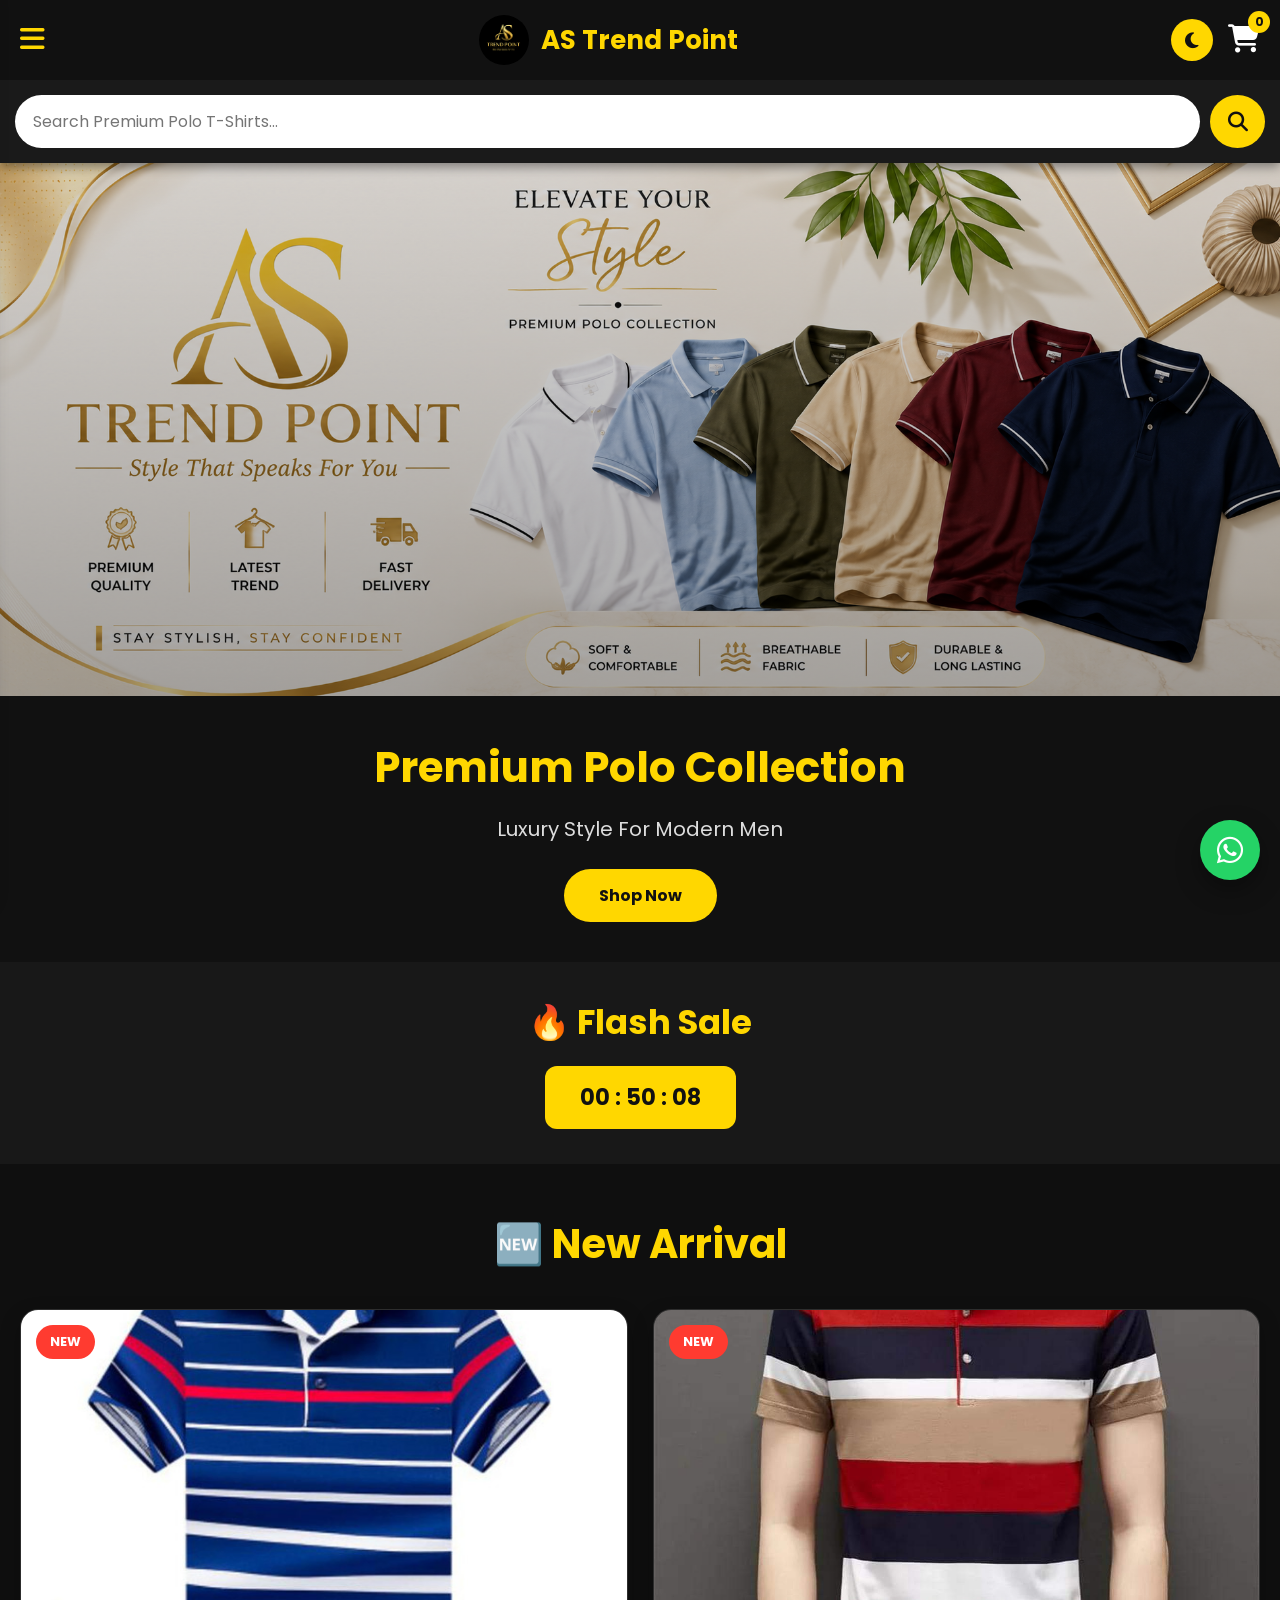
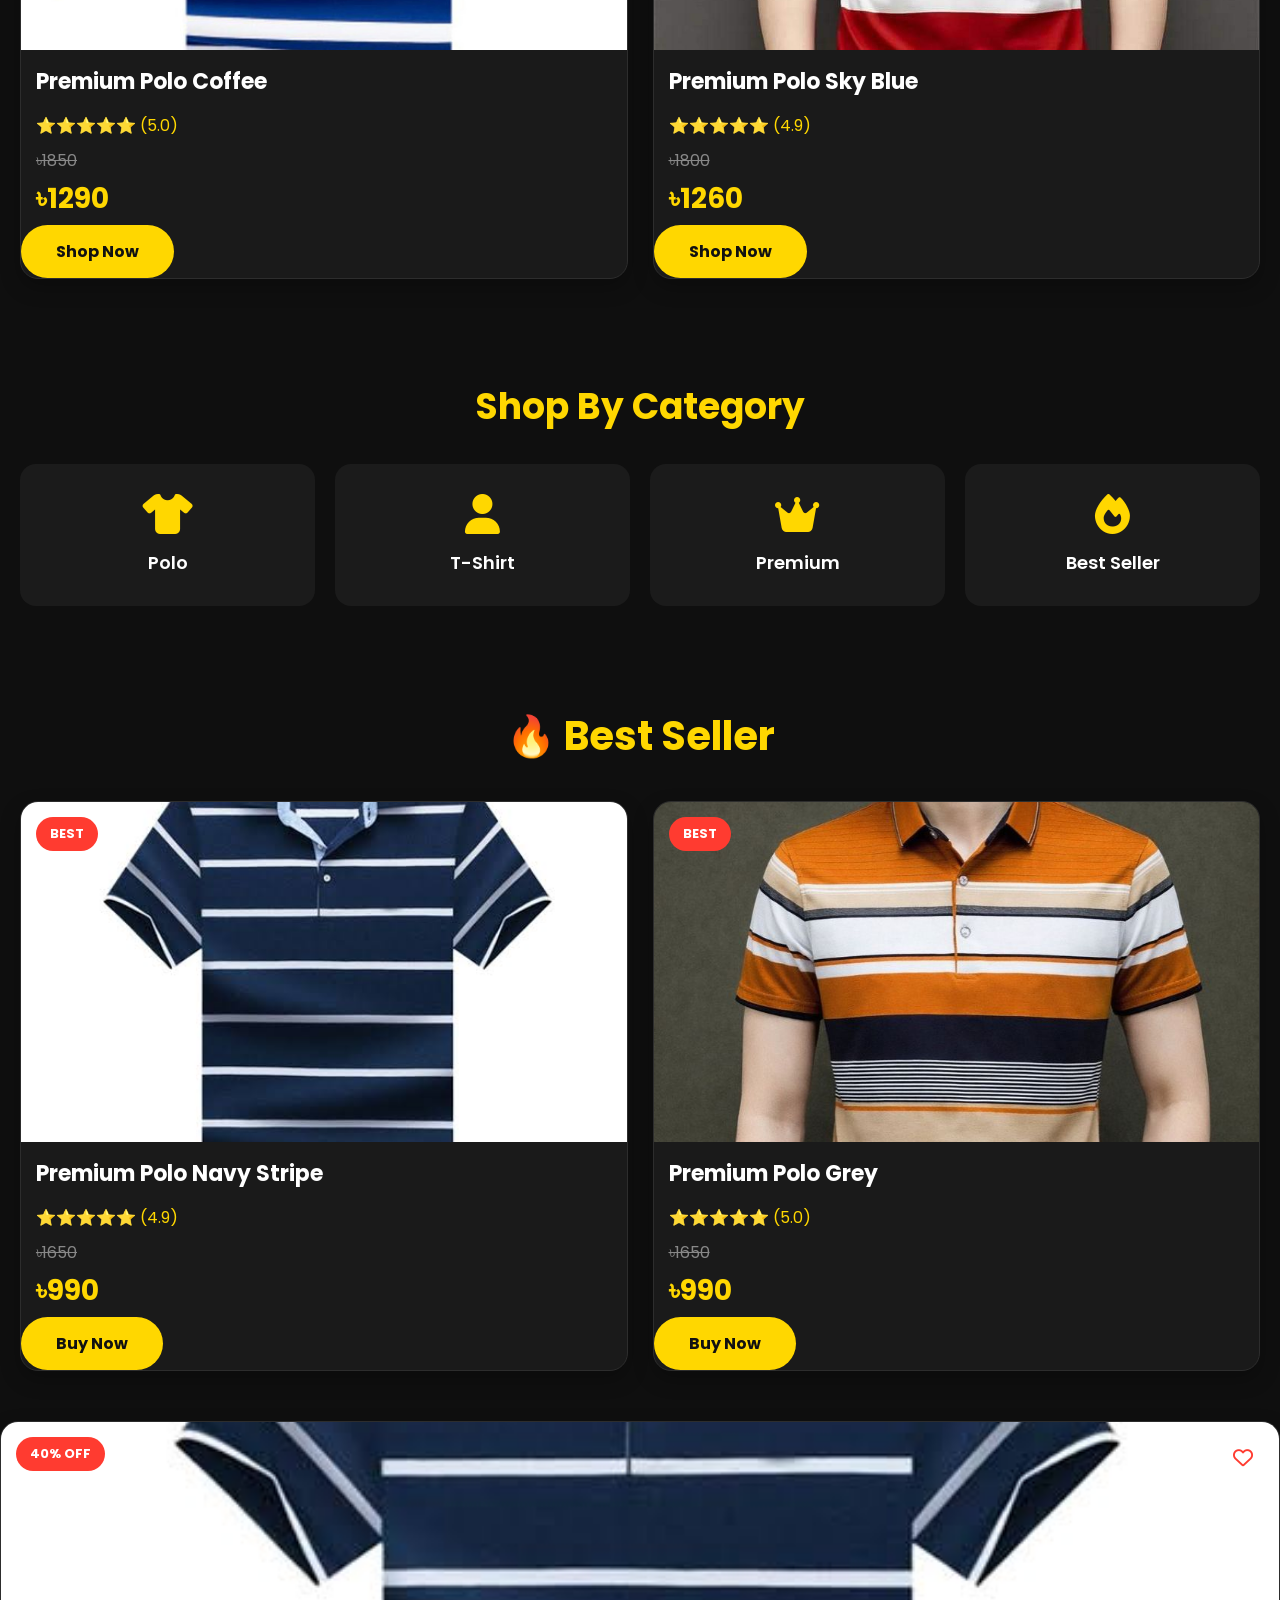
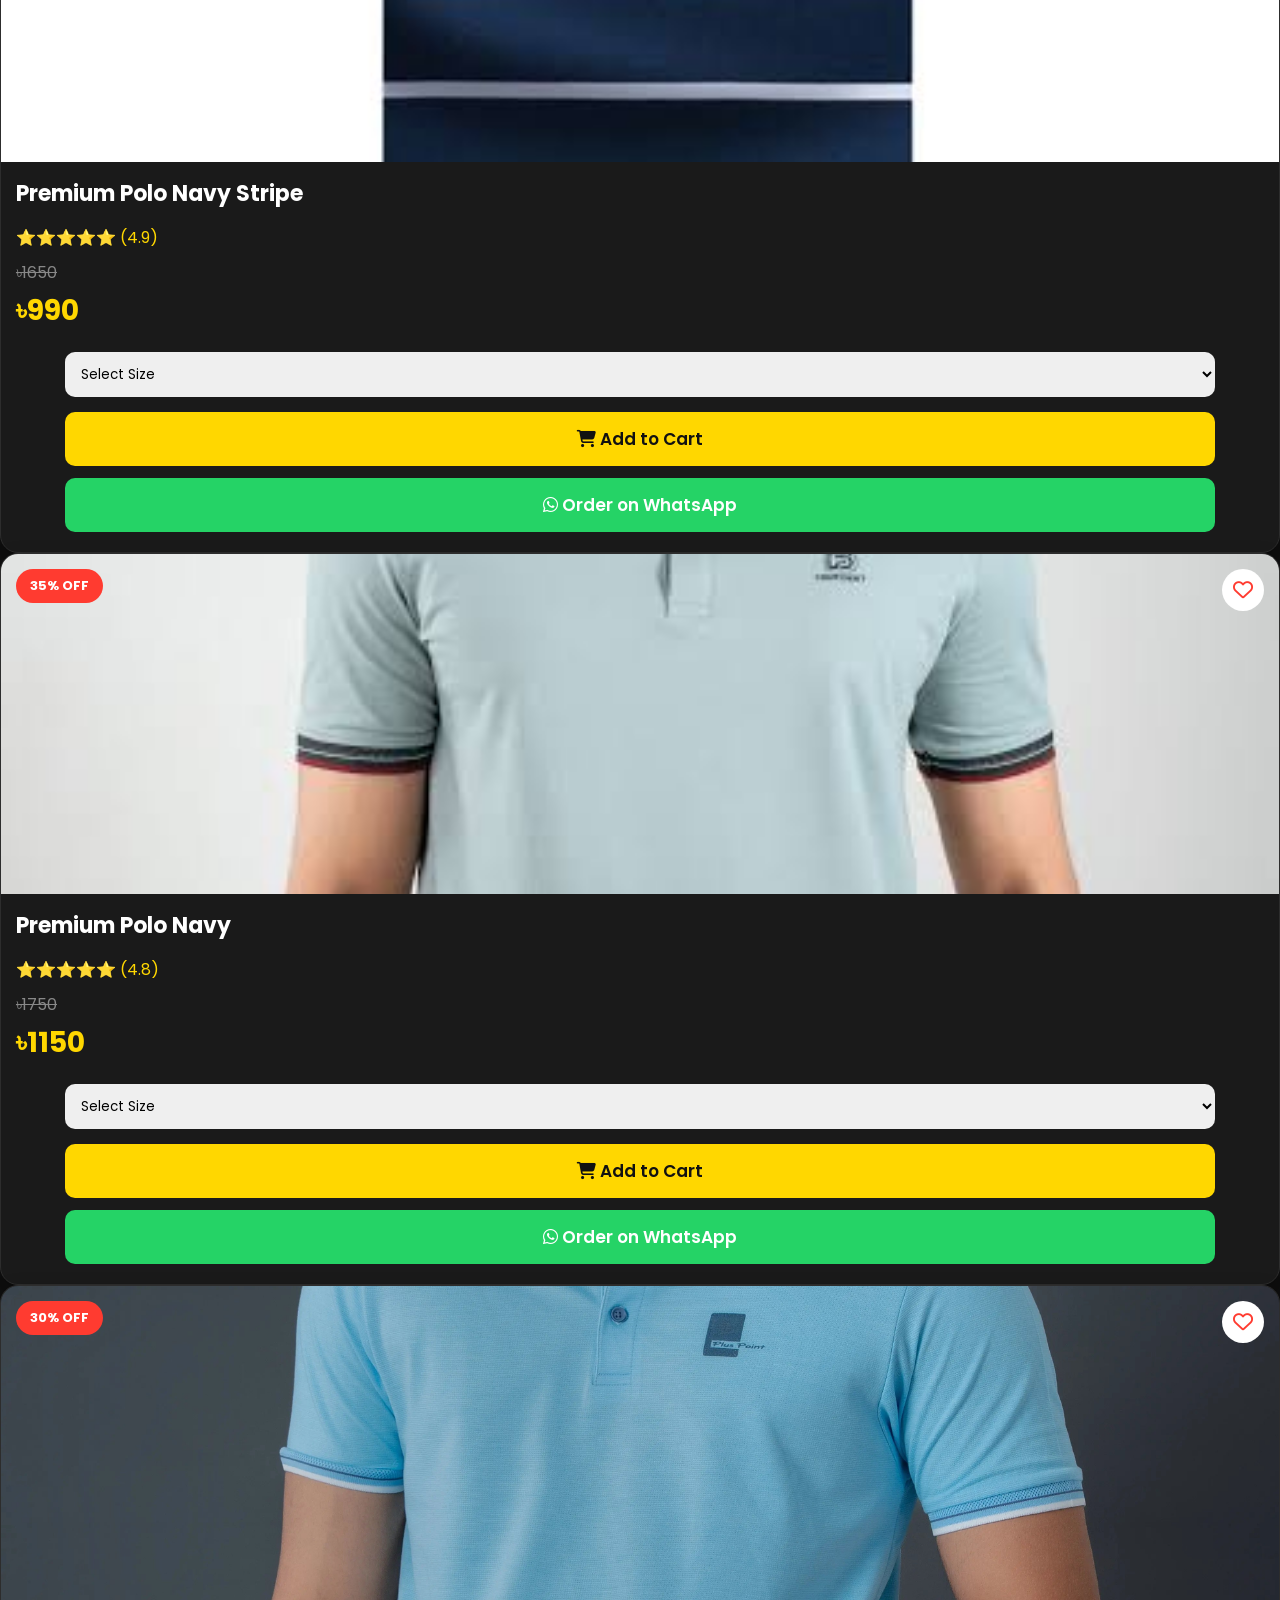
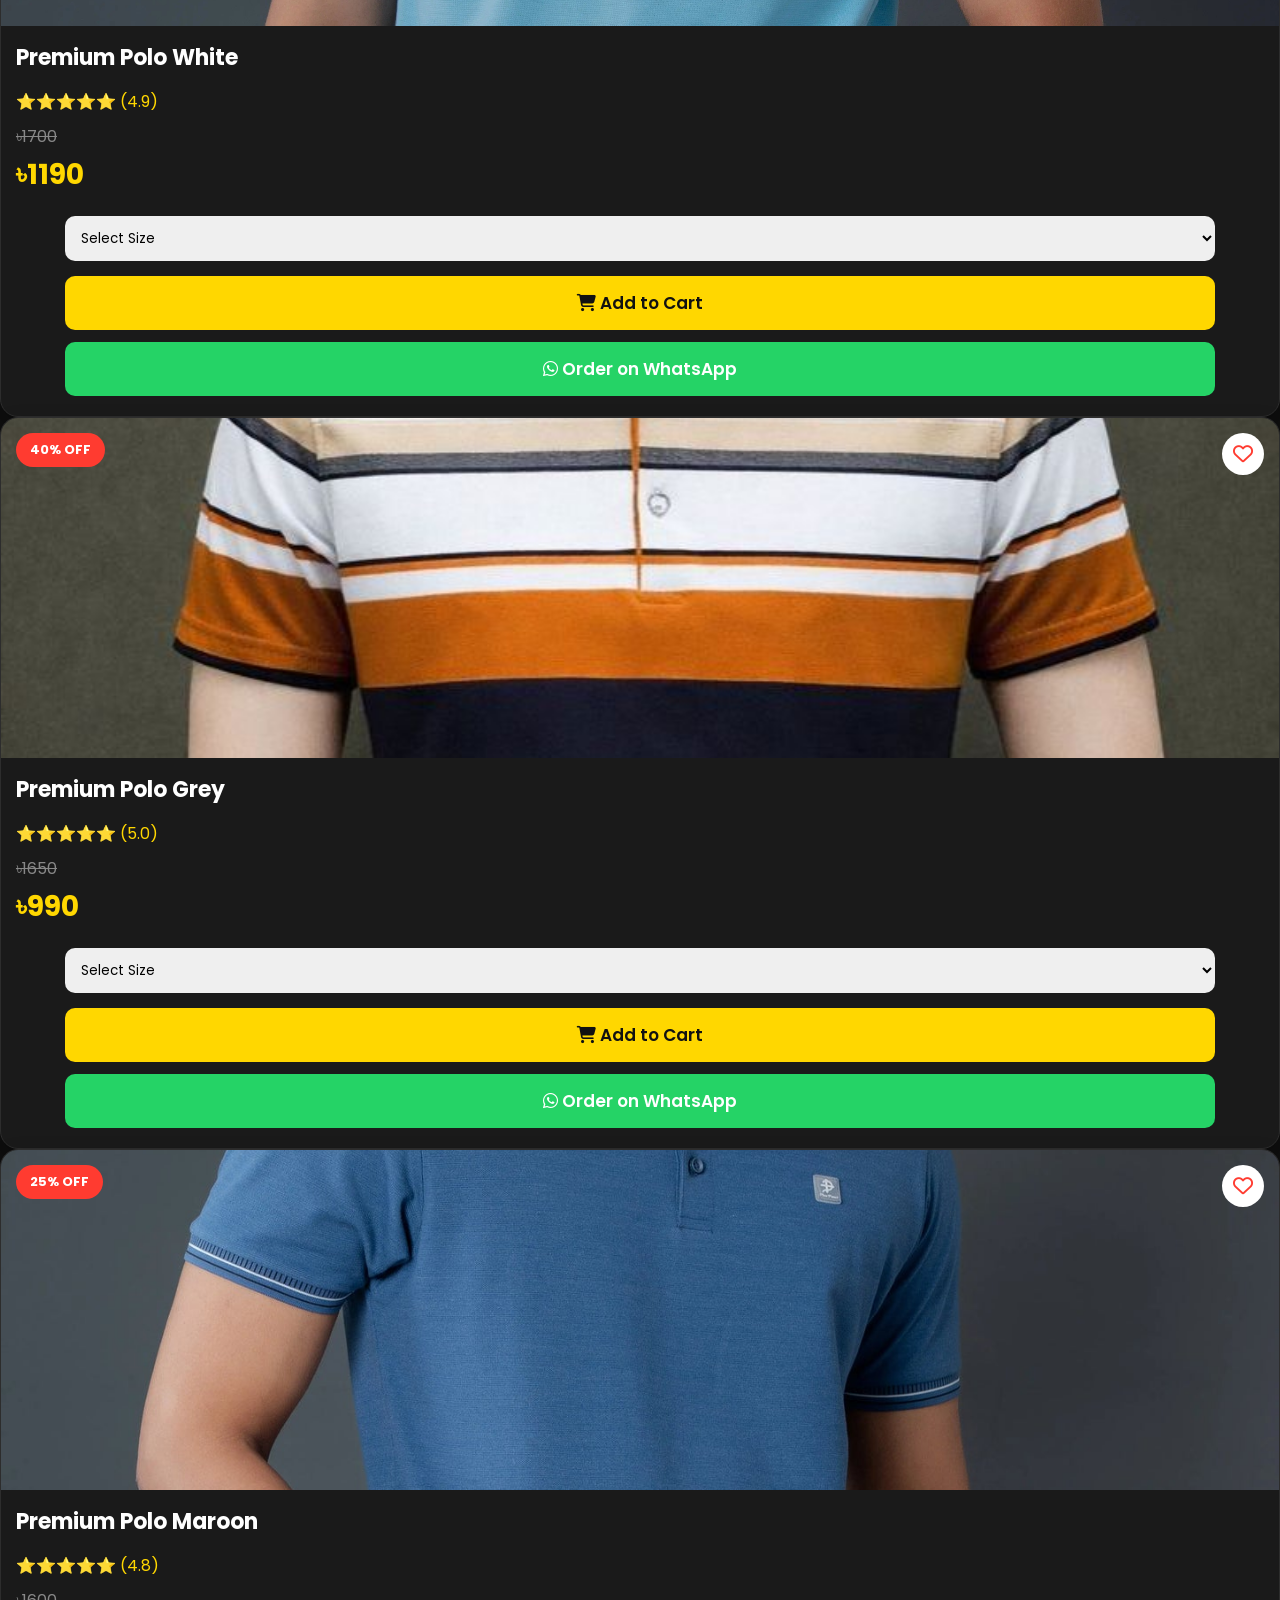
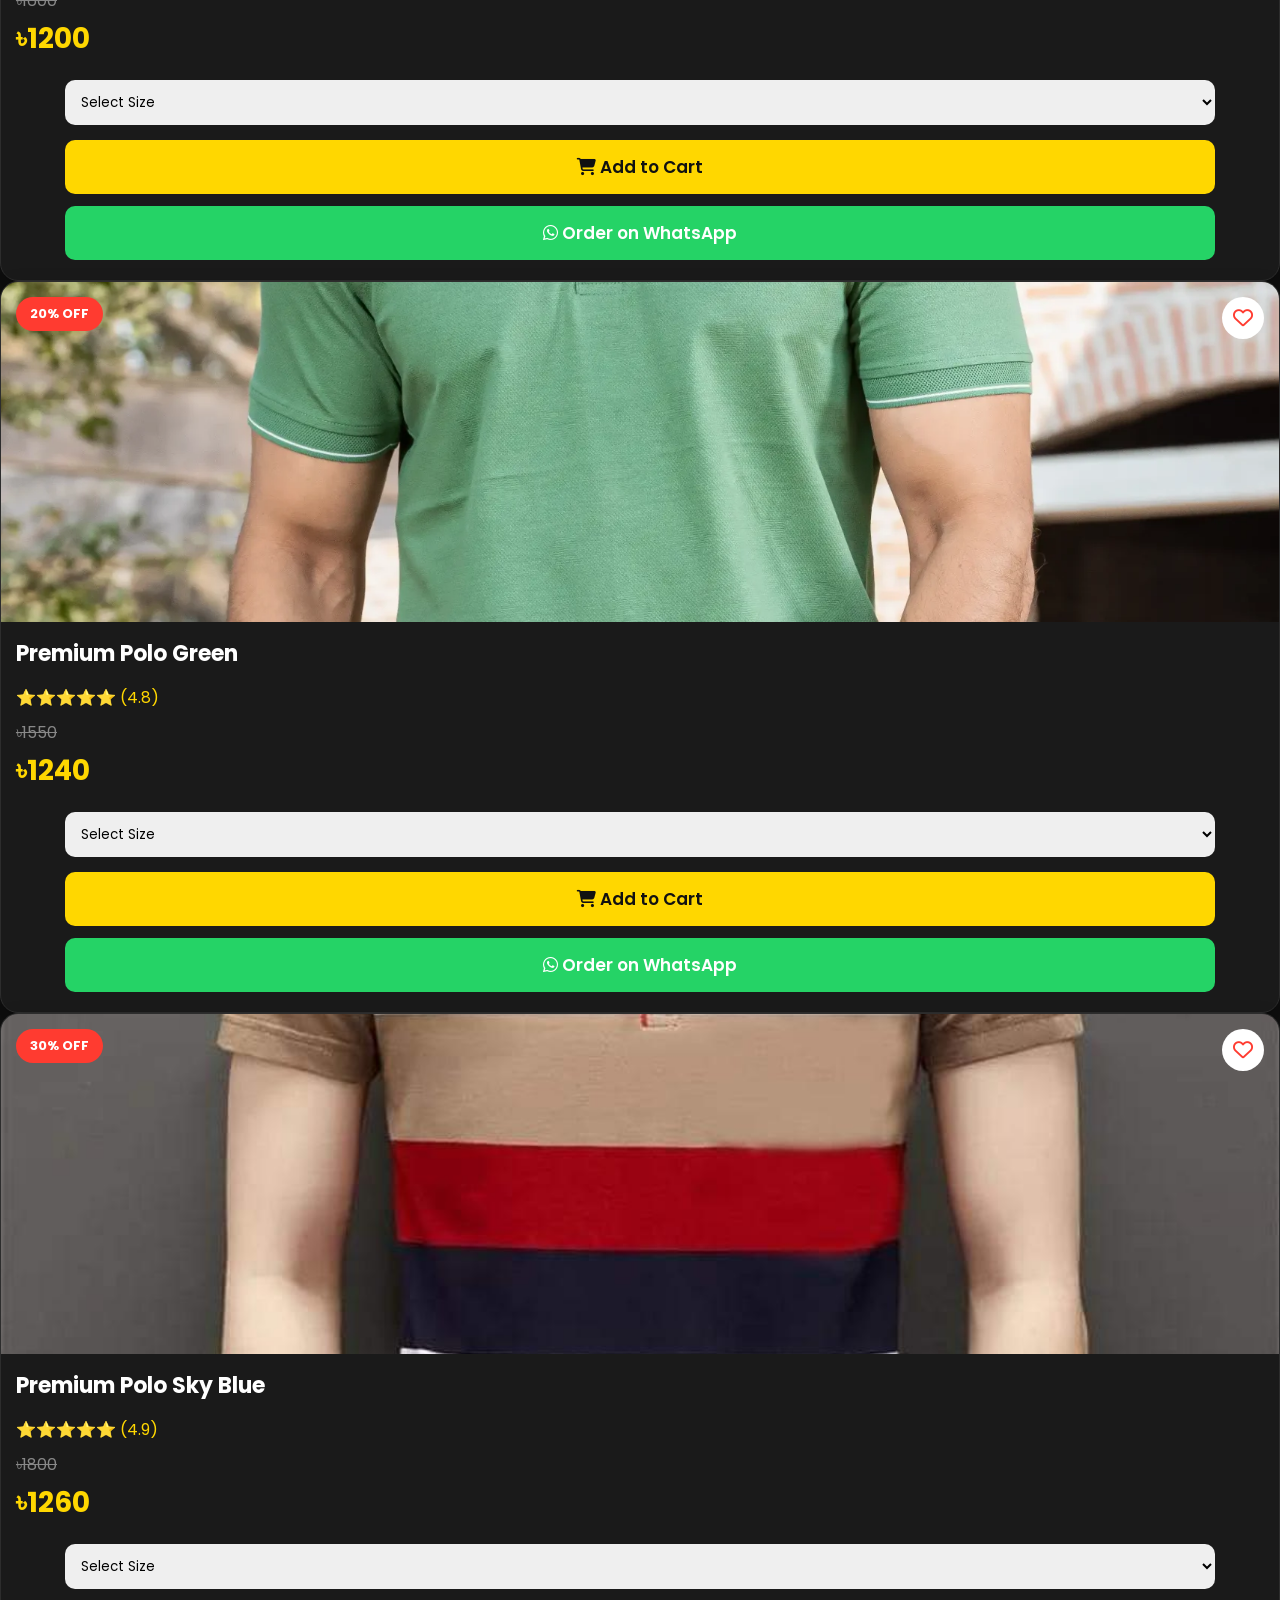
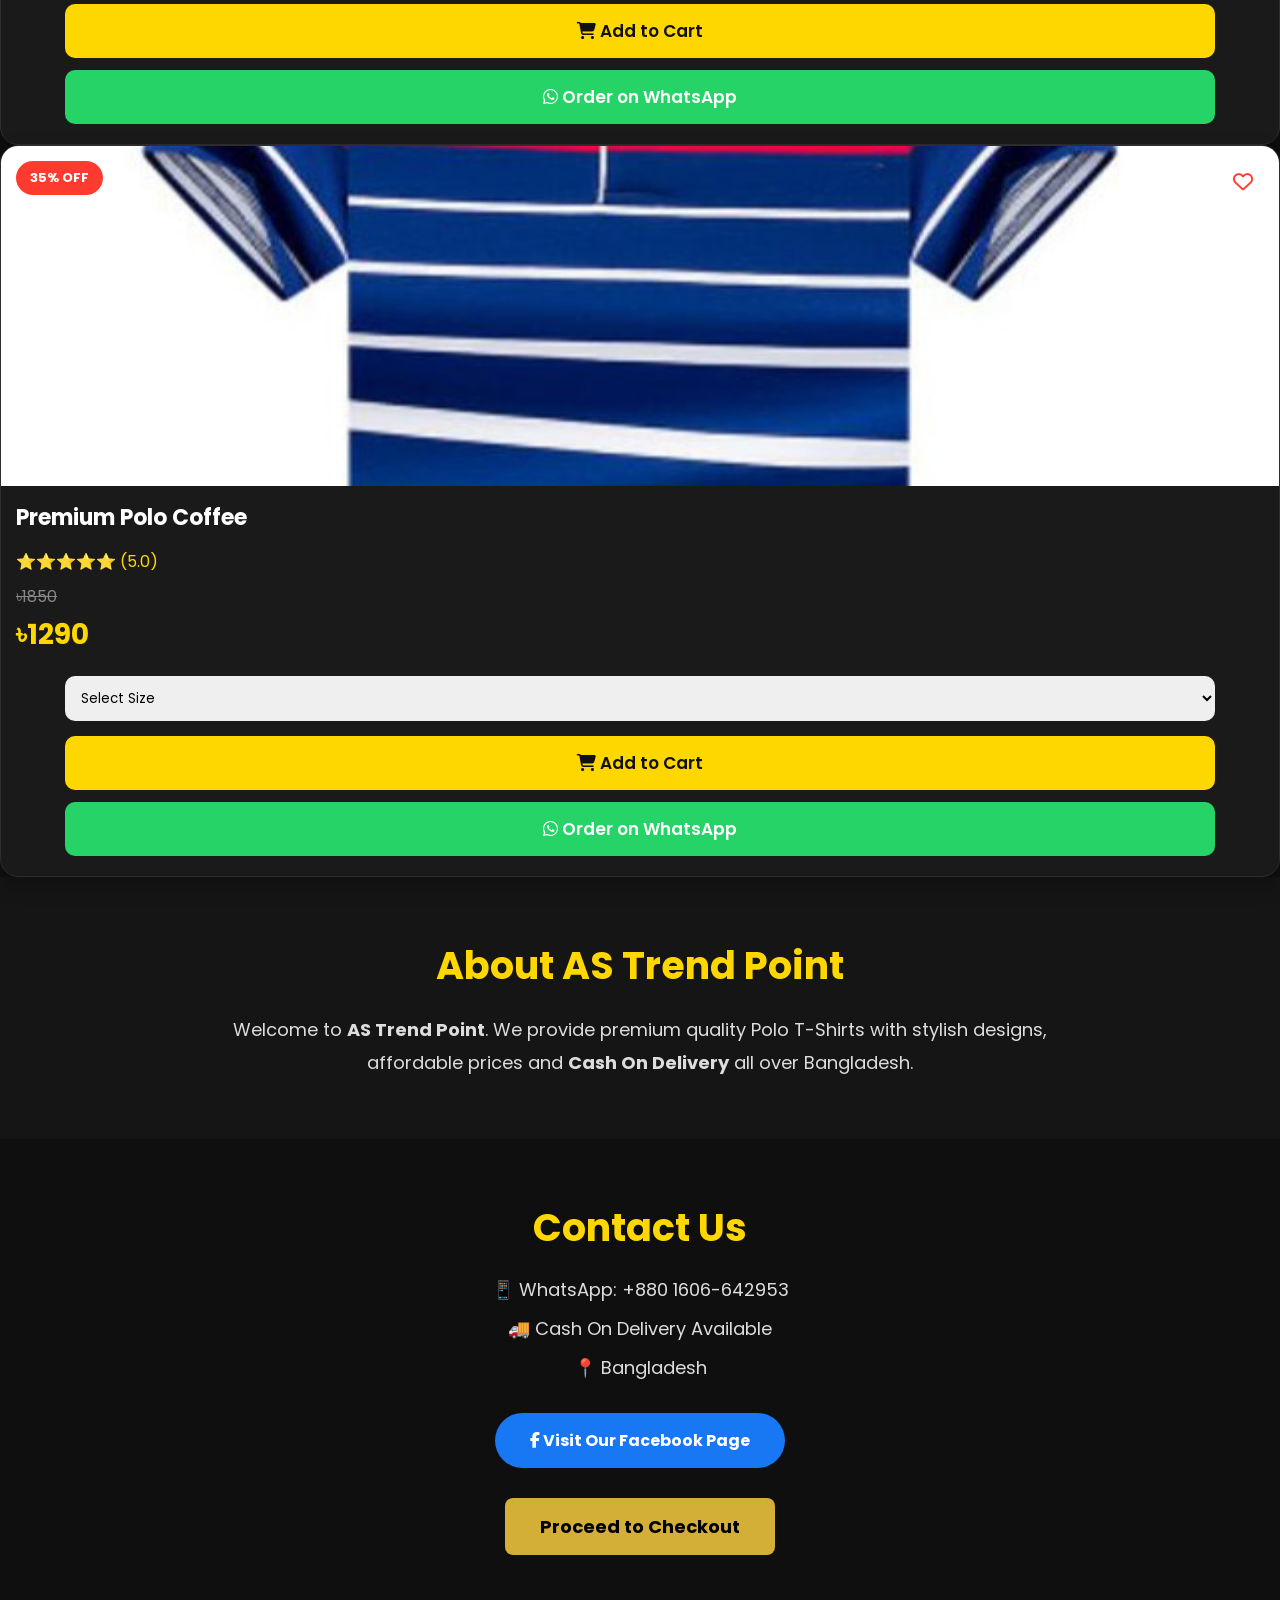
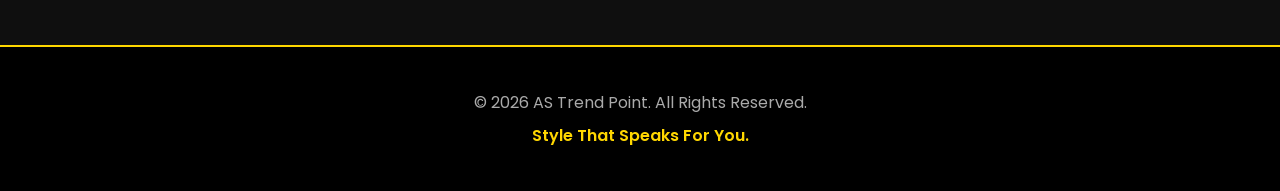
<file: index.html>
<!DOCTYPE html>
<html lang="en">

<head>

<meta charset="UTF-8">
<meta name="viewport" content="width=device-width, initial-scale=1.0">

<title>AS Trend Point | Premium Polo Collection</title>

<meta name="description" content="Premium Polo T-Shirts | Cash On Delivery | Bangladesh">

<link rel="stylesheet" href="style.css">

<link href="https://fonts.googleapis.com/css2?family=Poppins:wght@300;400;500;600;700&display=swap" rel="stylesheet">

<link rel="stylesheet"
href="https://cdnjs.cloudflare.com/ajax/libs/font-awesome/6.5.2/css/all.min.css">

</head>

<body>

<!-- Overlay -->
<div id="overlay" class="overlay"></div>

<!-- Sidebar -->
<aside id="sidebar" class="sidebar">

<div class="sidebar-top">
<img src="images/logo.jpg" alt="AS Trend Point Logo">
<h2>AS Trend Point</h2>
<p>Style That Speaks For You</p>
</div>

<a href="#">
<i class="fa-solid fa-house"></i>
Home
</a>

<a href="#products">
<i class="fa-solid fa-shirt"></i>
Products
</a>

<a href="#about">
<i class="fa-solid fa-circle-info"></i>
About
</a>

<a href="#contact">
<i class="fa-solid fa-phone"></i>
Contact
</a>

<a href="https://www.facebook.com/as.trend.point" target="_blank">
<i class="fab fa-facebook"></i>
Facebook Page
</a>

<a href="https://wa.me/8801606642953" target="_blank">
<i class="fab fa-whatsapp"></i>
WhatsApp
</a>

</aside>

<!-- Header -->
<header class="header">

    <div class="top-bar">

        <!-- Menu -->
        <div id="menu-btn" class="menu-btn">
            <i class="fa-solid fa-bars"></i>
        </div>

        <!-- Logo -->
        <div class="logo">
            <img src="images/logo.jpg" alt="AS Trend Point Logo">
            <h2>AS Trend Point</h2>
        </div>

        <!-- Header Right -->
        <div class="header-right">

            <!-- Theme Toggle -->
            <button id="theme-toggle" class="theme-btn">
                <i class="fa-solid fa-moon"></i>
            </button>

            <!-- Cart -->
            <div class="cart">
                <a href="cart.html">
                    <i class="fa-solid fa-cart-shopping"></i>
                    <span id="cart-count">0</span>
                </a>
            </div>

        </div>

    </div>

    <!-- Search -->
    <div class="search-box">

        <input
            id="search"
            type="text"
            placeholder="Search Premium Polo T-Shirts...">

        <button type="button">
            <i class="fa-solid fa-magnifying-glass"></i>
        </button>

    </div>

</header>

<!-- Hero -->

<section class="hero">

<img src="images/cover.png"
class="hero-img"
alt="Cover">

<div class="hero-content">

<h1>Premium Polo Collection</h1>

<p>Luxury Style For Modern Men</p>

<a href="#products" class="shop-btn">
Shop Now
</a>

</div>

</section>
<!-- Flash Sale -->

<section class="flash-sale">

    <h2>🔥 Flash Sale</h2>

    <div class="countdown">
        <span id="timer">23h : 59m : 59s</span>
    </div>

</section>
<!-- New Arrival -->

<section class="products">

    <h2>🆕 New Arrival</h2>

    <div class="product-grid">

        <div class="product-card">

            <span class="badge">NEW</span>

            <img src="images/polo8.jpg" alt="New Arrival">

            <h3>Premium Polo Coffee</h3>

            <div class="rating">⭐⭐⭐⭐⭐ (5.0)</div>

            <p class="old-price">৳1850</p>

            <p class="price">৳1290</p>

            <a href="#products" class="shop-btn">
                Shop Now
            </a>

        </div>

        <div class="product-card">

            <span class="badge">NEW</span>

            <img src="images/polo7.jpg" alt="New Arrival">

            <h3>Premium Polo Sky Blue</h3>

            <div class="rating">⭐⭐⭐⭐⭐ (4.9)</div>

            <p class="old-price">৳1800</p>

            <p class="price">৳1260</p>

            <a href="#products" class="shop-btn">
                Shop Now
            </a>

        </div>

    </div>

</section>

<!-- Categories -->

<section class="categories">

    <h2>Shop By Category</h2>

    <div class="category-grid">

        <div class="category-card">
            <i class="fa-solid fa-shirt"></i>
            <p>Polo</p>
        </div>

        <div class="category-card">
            <i class="fa-solid fa-user"></i>
            <p>T-Shirt</p>
        </div>

        <div class="category-card">
            <i class="fa-solid fa-crown"></i>
            <p>Premium</p>
        </div>

        <div class="category-card">
            <i class="fa-solid fa-fire"></i>
            <p>Best Seller</p>
        </div>

    </div>

</section>
<!-- Best Seller -->

<section class="products">

    <h2>🔥 Best Seller</h2>

    <div class="product-grid">

        <div class="product-card">

            <span class="badge">BEST</span>

            <img src="images/polo1.jpg" alt="Best Seller">

            <h3>Premium Polo Navy Stripe</h3>

            <div class="rating">⭐⭐⭐⭐⭐ (4.9)</div>

            <p class="old-price">৳1650</p>

            <p class="price">৳990</p>

            <a href="#products" class="shop-btn">
                Buy Now
            </a>

        </div>

        <div class="product-card">

            <span class="badge">BEST</span>

            <img src="images/polo4.jpg" alt="Best Seller">

            <h3>Premium Polo Grey</h3>

            <div class="rating">⭐⭐⭐⭐⭐ (5.0)</div>

            <p class="old-price">৳1650</p>

            <p class="price">৳990</p>

            <a href="#products" class="shop-btn">
                Buy Now
            </a>

        </div>

    </div>

</section>

<!-- Product 1 -->
<div class="product-card">

    <button class="wishlist-btn" title="Add to Wishlist">
        <i class="fa-regular fa-heart"></i>
    </button>

    <span class="badge">40% OFF</span>

    <a href="product.html?id=1">
        <img src="images/polo1.jpg"
             alt="Premium Polo Navy Stripe"
             loading="lazy">
    </a>

    <h3>Premium Polo Navy Stripe</h3>

    <div class="rating">⭐⭐⭐⭐⭐ (4.9)</div>

    <p class="old-price">৳1650</p>
    <p class="price">৳990</p>

    <select class="size-select">
        <option value="">Select Size</option>
        <option>S</option>
        <option>M</option>
        <option>L</option>
        <option>XL</option>
        <option>XXL</option>
    </select>

    <button class="cart-btn">
        <i class="fa-solid fa-cart-shopping"></i>
        Add to Cart
    </button>

    <a class="buy-btn"
       href="https://wa.me/8801606642953?text=Hello%20AS%20Trend%20Point,%20I%20want%20to%20order%20Premium%20Polo%20Navy%20Stripe.">
        <i class="fab fa-whatsapp"></i>
        Order on WhatsApp
    </a>

</div>

<!-- Product 2 -->
<div class="product-card">

    <button class="wishlist-btn" title="Add to Wishlist">
        <i class="fa-regular fa-heart"></i>
    </button>

    <span class="badge">35% OFF</span>

    <a href="product.html?id=2">
        <img src="images/polo2.jpg"
             alt="Premium Polo Navy"
             loading="lazy">
    </a>

    <h3>Premium Polo Navy</h3>

    <div class="rating">⭐⭐⭐⭐⭐ (4.8)</div>

    <p class="old-price">৳1750</p>
    <p class="price">৳1150</p>

    <select class="size-select">
        <option value="">Select Size</option>
        <option>S</option>
        <option>M</option>
        <option>L</option>
        <option>XL</option>
        <option>XXL</option>
    </select>

    <button class="cart-btn">
        <i class="fa-solid fa-cart-shopping"></i>
        Add to Cart
    </button>

    <a class="buy-btn"
       href="https://wa.me/8801606642953?text=Hello%20AS%20Trend%20Point,%20I%20want%20to%20order%20Premium%20Polo%20Navy.">
        <i class="fab fa-whatsapp"></i>
        Order on WhatsApp
    </a>

</div>

<!-- Product 3 -->
<div class="product-card">

    <button class="wishlist-btn" title="Add to Wishlist">
        <i class="fa-regular fa-heart"></i>
    </button>

    <span class="badge">30% OFF</span>

    <a href="product.html?id=3">
        <img src="images/polo3.jpg"
             alt="Premium Polo White"
             loading="lazy">
    </a>

    <h3>Premium Polo White</h3>

    <div class="rating">⭐⭐⭐⭐⭐ (4.9)</div>

    <p class="old-price">৳1700</p>
    <p class="price">৳1190</p>

    <select class="size-select">
        <option value="">Select Size</option>
        <option>S</option>
        <option>M</option>
        <option>L</option>
        <option>XL</option>
        <option>XXL</option>
    </select>

    <button class="cart-btn">
        <i class="fa-solid fa-cart-shopping"></i>
        Add to Cart
    </button>

    <a class="buy-btn"
       href="https://wa.me/8801606642953?text=Hello%20AS%20Trend%20Point,%20I%20want%20to%20order%20Premium%20Polo%20White.">
        <i class="fab fa-whatsapp"></i>
        Order on WhatsApp
    </a>

</div>
<!-- Product 4 -->
<div class="product-card">

    <button class="wishlist-btn" title="Add to Wishlist">
        <i class="fa-regular fa-heart"></i>
    </button>

    <span class="badge">40% OFF</span>

    <a href="product.html?id=4">
        <img src="images/polo4.jpg" alt="Premium Polo Grey" loading="lazy">
    </a>

    <h3>Premium Polo Grey</h3>

    <div class="rating">⭐⭐⭐⭐⭐ (5.0)</div>

    <p class="old-price">৳1650</p>
    <p class="price">৳990</p>

    <select class="size-select">
        <option value="">Select Size</option>
        <option>S</option>
        <option>M</option>
        <option>L</option>
        <option>XL</option>
        <option>XXL</option>
    </select>

    <button class="cart-btn">
        <i class="fa-solid fa-cart-shopping"></i>
        Add to Cart
    </button>

    <a class="buy-btn"
       href="https://wa.me/8801606642953?text=Hello%20AS%20Trend%20Point,%20I%20want%20to%20order%20Premium%20Polo%20Grey.">
        <i class="fab fa-whatsapp"></i>
        Order on WhatsApp
    </a>

</div>

<!-- Product 5 -->
<div class="product-card">

    <button class="wishlist-btn" title="Add to Wishlist">
        <i class="fa-regular fa-heart"></i>
    </button>

    <span class="badge">25% OFF</span>

    <a href="product.html?id=5">
        <img src="images/polo5.jpg" alt="Premium Polo Maroon" loading="lazy">
    </a>

    <h3>Premium Polo Maroon</h3>

    <div class="rating">⭐⭐⭐⭐⭐ (4.8)</div>

    <p class="old-price">৳1600</p>
    <p class="price">৳1200</p>

    <select class="size-select">
        <option value="">Select Size</option>
        <option>S</option>
        <option>M</option>
        <option>L</option>
        <option>XL</option>
        <option>XXL</option>
    </select>

    <button class="cart-btn">
        <i class="fa-solid fa-cart-shopping"></i>
        Add to Cart
    </button>

    <a class="buy-btn"
       href="https://wa.me/8801606642953?text=Hello%20AS%20Trend%20Point,%20I%20want%20to%20order%20Premium%20Polo%20Maroon.">
        <i class="fab fa-whatsapp"></i>
        Order on WhatsApp
    </a>

</div>

<!-- Product 6 -->
<div class="product-card">

    <button class="wishlist-btn" title="Add to Wishlist">
        <i class="fa-regular fa-heart"></i>
    </button>

    <span class="badge">20% OFF</span>

    <a href="product.html?id=6">
        <img src="images/polo6.jpg" alt="Premium Polo Green" loading="lazy">
    </a>

    <h3>Premium Polo Green</h3>

    <div class="rating">⭐⭐⭐⭐⭐ (4.8)</div>

    <p class="old-price">৳1550</p>
    <p class="price">৳1240</p>

    <select class="size-select">
        <option value="">Select Size</option>
        <option>S</option>
        <option>M</option>
        <option>L</option>
        <option>XL</option>
        <option>XXL</option>
    </select>

    <button class="cart-btn">
        <i class="fa-solid fa-cart-shopping"></i>
        Add to Cart
    </button>

    <a class="buy-btn"
       href="https://wa.me/8801606642953?text=Hello%20AS%20Trend%20Point,%20I%20want%20to%20order%20Premium%20Polo%20Green.">
        <i class="fab fa-whatsapp"></i>
        Order on WhatsApp
    </a>

</div>
<!-- Product 7 -->
<div class="product-card">

    <button class="wishlist-btn" title="Add to Wishlist">
        <i class="fa-regular fa-heart"></i>
    </button>

    <span class="badge">30% OFF</span>

    <a href="product.html?id=7">
        <img src="images/polo7.jpg" alt="Premium Polo Sky Blue" loading="lazy">
    </a>

    <h3>Premium Polo Sky Blue</h3>

    <div class="rating">⭐⭐⭐⭐⭐ (4.9)</div>

    <p class="old-price">৳1800</p>
    <p class="price">৳1260</p>

    <select class="size-select">
        <option value="">Select Size</option>
        <option>S</option>
        <option>M</option>
        <option>L</option>
        <option>XL</option>
        <option>XXL</option>
    </select>

    <button class="cart-btn">
        <i class="fa-solid fa-cart-shopping"></i>
        Add to Cart
    </button>

    <a class="buy-btn"
       href="https://wa.me/8801606642953?text=Hello%20AS%20Trend%20Point,%20I%20want%20to%20order%20Premium%20Polo%20Sky%20Blue.">
        <i class="fab fa-whatsapp"></i>
        Order on WhatsApp
    </a>

</div>

<!-- Product 8 -->
<div class="product-card">

    <button class="wishlist-btn" title="Add to Wishlist">
        <i class="fa-regular fa-heart"></i>
    </button>

    <span class="badge">35% OFF</span>

    <a href="product.html?id=8">
        <img src="images/polo8.jpg" alt="Premium Polo Coffee" loading="lazy">
    </a>

    <h3>Premium Polo Coffee</h3>

    <div class="rating">⭐⭐⭐⭐⭐ (5.0)</div>

    <p class="old-price">৳1850</p>
    <p class="price">৳1290</p>

    <select class="size-select">
        <option value="">Select Size</option>
        <option>S</option>
        <option>M</option>
        <option>L</option>
        <option>XL</option>
        <option>XXL</option>
    </select>

    <button class="cart-btn">
        <i class="fa-solid fa-cart-shopping"></i>
        Add to Cart
    </button>

    <a class="buy-btn"
       href="https://wa.me/8801606642953?text=Hello%20AS%20Trend%20Point,%20I%20want%20to%20order%20Premium%20Polo%20Coffee.">
        <i class="fab fa-whatsapp"></i>
        Order on WhatsApp
    </a>

</div>

<!-- About -->

<section id="about" class="about">

    <h2>About AS Trend Point</h2>

    <p>
        Welcome to <strong>AS Trend Point</strong>. We provide premium quality
        Polo T-Shirts with stylish designs, affordable prices and
        <strong>Cash On Delivery</strong> all over Bangladesh.
    </p>

</section>

<!-- Contact -->

<section id="contact" class="contact">

    <h2>Contact Us</h2>

    <p>📱 WhatsApp: +880 1606-642953</p>

    <p>🚚 Cash On Delivery Available</p>

    <p>📍 Bangladesh</p>

    <a href="https://www.facebook.com/as.trend.point"
       target="_blank"
       class="facebook-btn">
        <i class="fab fa-facebook-f"></i>
        Visit Our Facebook Page
    </a>

    <div class="checkout-area">
        <a href="checkout.html" class="checkout-btn">
            Proceed to Checkout
        </a>
    </div>

</section>

<!-- Footer -->

<footer>

    <p>&copy; 2026 AS Trend Point. All Rights Reserved.</p>

    <p>Style That Speaks For You.</p>

</footer>

<!-- Floating WhatsApp -->

<a href="https://wa.me/8801606642953"
   class="whatsapp-float"
   target="_blank"
   aria-label="Chat on WhatsApp">

    <i class="fab fa-whatsapp"></i>

</a>

<script src="script.js"></script>

</body>
</html>
</file>
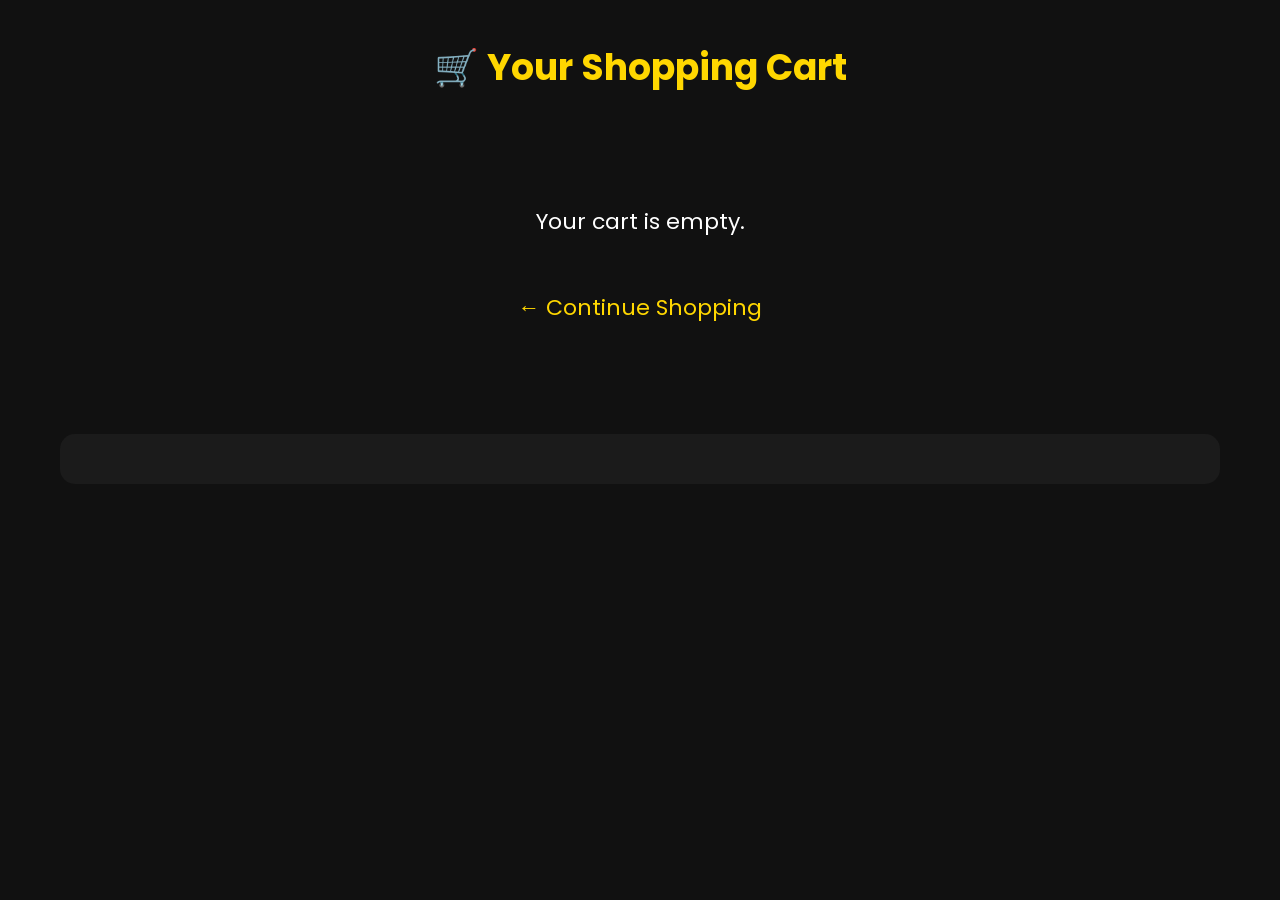
<file: cart.html>
<!DOCTYPE html>
<html lang="en">

<head>

<meta charset="UTF-8">
<meta name="viewport" content="width=device-width, initial-scale=1.0">

<title>Shopping Cart | AS Trend Point</title>

<link rel="stylesheet" href="style.css">

<link href="https://fonts.googleapis.com/css2?family=Poppins:wght@300;400;500;600;700&display=swap" rel="stylesheet">

<style>

*{
margin:0;
padding:0;
box-sizing:border-box;
font-family:'Poppins',sans-serif;
}

body{
background:#111;
color:#fff;
}

.cart-page{
max-width:1200px;
margin:auto;
padding:20px;
}

.cart-title{
text-align:center;
font-size:36px;
color:#FFD700;
margin:20px 0 30px;
}

.cart-item{
display:flex;
gap:20px;
align-items:center;
background:#1b1b1b;
padding:20px;
border-radius:15px;
margin-bottom:20px;
}

.cart-item img{
width:130px;
height:130px;
object-fit:cover;
border-radius:12px;
}

.cart-info{
flex:1;
}

.cart-info h3{
font-size:22px;
margin-bottom:10px;
}

.cart-info p{
margin:8px 0;
}

.quantity{
display:flex;
align-items:center;
gap:10px;
margin-top:12px;
}

.quantity button{
width:35px;
height:35px;
border:none;
background:#FFD700;
border-radius:8px;
font-size:18px;
cursor:pointer;
font-weight:bold;
}

.remove-btn{
margin-top:15px;
padding:10px 20px;
background:#ff3b30;
color:#fff;
border:none;
border-radius:8px;
cursor:pointer;
}

.summary{
background:#1b1b1b;
padding:25px;
border-radius:15px;
margin-top:30px;
}

.summary h2{
color:#FFD700;
margin-bottom:20px;
}

.summary p{
display:flex;
justify-content:space-between;
margin:12px 0;
font-size:18px;
}

.checkout-btn{
display:block;
margin-top:20px;
padding:16px;
text-align:center;
background:#FFD700;
color:#111;
text-decoration:none;
border-radius:10px;
font-weight:700;
font-size:18px;
}

.empty-cart{
text-align:center;
padding:80px 20px;
font-size:22px;
}

.back-btn{
display:inline-block;
margin-top:20px;
color:#FFD700;
text-decoration:none;
}

@media(max-width:768px){

.cart-item{
flex-direction:column;
text-align:center;
}

.cart-item img{
width:180px;
height:180px;
}

}

</style>

</head>

<body>

<div class="cart-page">

<h1 class="cart-title">
🛒 Your Shopping Cart
</h1>

<div id="cart-items">
</div>

<div class="summary" id="summary">
</div>
<script>

const cartItems = document.getElementById("cart-items");
const summary = document.getElementById("summary");

let cart = JSON.parse(localStorage.getItem("cart")) || [];

function getPrice(price){
    return parseInt(String(price).replace(/[^\d]/g,"")) || 0;
}

function renderCart(){

    cartItems.innerHTML="";
    summary.innerHTML="";

    if(cart.length===0){

        cartItems.innerHTML=`
        <div class="empty-cart">
            Your cart is empty.
            <br><br>
            <a href="index.html" class="back-btn">
            ← Continue Shopping
            </a>
        </div>
        `;

        return;
    }

    let subtotal=0;

    cart.forEach((product,index)=>{

        const price=getPrice(product.price);

        subtotal+=price*product.quantity;

        cartItems.innerHTML+=`

        <div class="cart-item">

            <img src="${product.image}" alt="${product.name}">

            <div class="cart-info">

                <h3>${product.name}</h3>

                <p><b>Price:</b> ৳${price}</p>

                <p><b>Size:</b> ${product.size}</p>

                <div class="quantity">

                    <button onclick="changeQty(${index},-1)">−</button>

                    <span>${product.quantity}</span>

                    <button onclick="changeQty(${index},1)">+</button>

                </div>

                <button class="remove-btn"
                onclick="removeItem(${index})">

                Remove

                </button>

            </div>

        </div>

        `;

    });
        const delivery = 60;
    const total = subtotal + delivery;

    summary.innerHTML = `

    <h2>Order Summary</h2>

    <p>
        <span>Subtotal</span>
        <span>৳${subtotal}</span>
    </p>

    <p>
        <span>Delivery</span>
        <span>৳${delivery}</span>
    </p>

    <p style="font-size:22px;font-weight:bold;">
        <span>Total</span>
        <span style="color:#FFD700;">৳${total}</span>
    </p>

    <a href="checkout.html" class="checkout-btn">
        Proceed to Checkout
    </a>

    `;

}

function changeQty(index,value){

    cart[index].quantity += value;

    if(cart[index].quantity < 1){
        cart[index].quantity = 1;
    }

    localStorage.setItem("cart",JSON.stringify(cart));

    renderCart();

}
function removeItem(index){

    cart.splice(index,1);

    localStorage.setItem("cart", JSON.stringify(cart));

    renderCart();

}

window.changeQty = changeQty;
window.removeItem = removeItem;

renderCart();

</script>

</body>
</html>
</file>
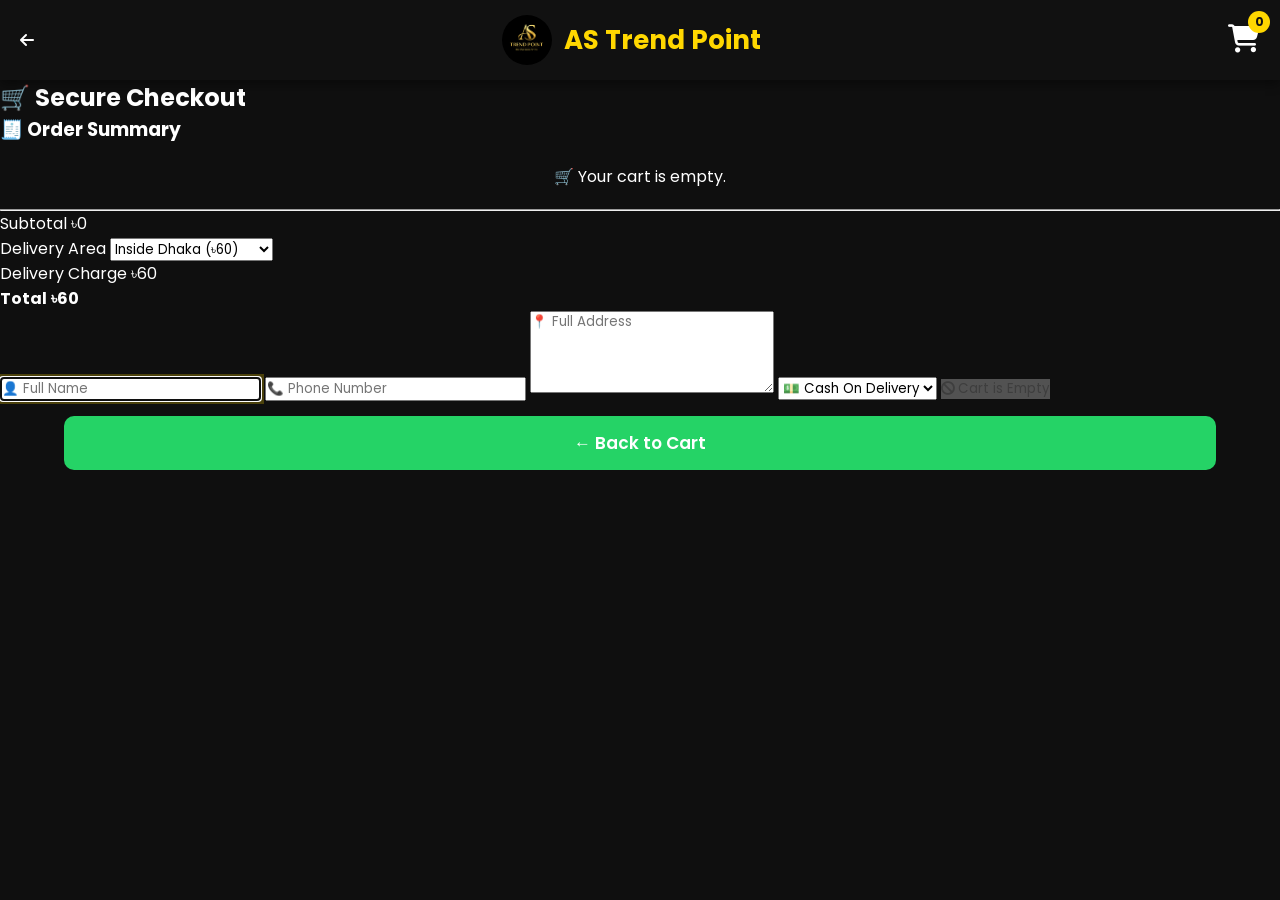
<file: checkout.html>
<!DOCTYPE html>
<html lang="en">

<head>

<meta charset="UTF-8">
<meta name="viewport" content="width=device-width, initial-scale=1.0">

<title>Secure Checkout | AS Trend Point</title>

<link rel="stylesheet" href="style.css">

<link rel="preconnect" href="https://fonts.googleapis.com">

<link href="https://fonts.googleapis.com/css2?family=Poppins:wght@300;400;500;600;700&display=swap" rel="stylesheet">

<link rel="stylesheet"
href="https://cdnjs.cloudflare.com/ajax/libs/font-awesome/6.5.2/css/all.min.css">

</head>

<body>

<header class="header">

<div class="top-bar">

<a href="cart.html" class="back-btn">
<i class="fa-solid fa-arrow-left"></i>
</a>

<div class="logo">
<img src="images/logo.jpg" alt="AS Trend Point Logo">
<h2>AS Trend Point</h2>
</div>

<div class="cart">
<a href="cart.html">
<i class="fa-solid fa-cart-shopping"></i>
<span id="cart-count">0</span>
</a>
</div>

</div>

</header>

<div class="checkout-container">

<h2>🛒 Secure Checkout</h2>

<div id="order-summary" class="order-summary">

<h3>🧾 Order Summary</h3>

<div id="order-items"></div>

<hr>

<p class="summary-row">
<span>Subtotal</span>
<span id="subtotal">৳0</span>
</p>

<p class="summary-row">

<span>Delivery Area</span>

<select id="delivery-area">

<option value="60">
Inside Dhaka (৳60)
</option>

<option value="120">
Outside Dhaka (৳120)
</option>

</select>

</p>

<p class="summary-row">
<span>Delivery Charge</span>
<span id="delivery">৳60</span>
</p>

<p class="summary-row total">
<b>Total</b>
<b id="total">৳60</b>
</p>

</div>

<form id="checkout-form">

<input
type="text"
id="name"
placeholder="👤 Full Name"
required>

<input
type="tel"
id="phone"
placeholder="📞 Phone Number"
required>

<textarea
id="address"
rows="4"
placeholder="📍 Full Address"
required></textarea>

<select id="payment">

<option value="Cash On Delivery">
💵 Cash On Delivery
</option>

<option value="bKash">
🟣 bKash
</option>

<option value="Nagad">
🟠 Nagad
</option>

</select>

<button
type="button"
id="place-order">

<i class="fa-solid fa-paper-plane"></i>

Place Order

</button>

<a
href="cart.html"
class="buy-btn"
style="display:block;text-align:center;margin-top:15px;">

← Back to Cart

</a>

</form>
<script>

// =========================
// AS Trend Point Checkout V6
// =========================

// Load Cart
let cart = JSON.parse(localStorage.getItem("cart")) || [];

const orderItems = document.getElementById("order-items");
const cartCount = document.getElementById("cart-count");
const subtotalEl = document.getElementById("subtotal");
const deliveryEl = document.getElementById("delivery");
const totalEl = document.getElementById("total");
const deliveryArea = document.getElementById("delivery-area");

// Cart Counter
function updateCartCount(){

    const totalQty = cart.reduce((sum,item)=>{
        return sum + (item.quantity || 1);
    },0);

    cartCount.innerText = totalQty;

}

// Order Summary
let subtotal = 0;

function renderOrder(){

    orderItems.innerHTML = "";

    subtotal = 0;

    if(cart.length===0){

        orderItems.innerHTML=`
        <p style="text-align:center;padding:20px;">
        🛒 Your cart is empty.
        </p>
        `;

        return;

    }

    cart.forEach(item=>{

        const price = Number(item.price)||0;

        const qty = item.quantity||1;

        subtotal += price*qty;

        orderItems.innerHTML += `

        <div class="checkout-item">

        <p><b>${item.name}</b></p>

        <p>📏 Size : ${item.size}</p>

        <p>🔢 Quantity : ${qty}</p>

        <p>💰 Price : ৳${price}</p>

        <hr>

        </div>

        `;

    });

    updateTotal();

}

function updateTotal(){

    const delivery = Number(deliveryArea.value);

    subtotalEl.innerText="৳"+subtotal;

    deliveryEl.innerText="৳"+delivery;

    totalEl.innerText="৳"+(subtotal+delivery);

}

deliveryArea.addEventListener("change",updateTotal);

updateCartCount();

renderOrder();
// =========================
// PLACE ORDER
// =========================

document.getElementById("place-order").addEventListener("click", placeOrder);

function placeOrder(){

    if(cart.length===0){
        alert("🛒 Your cart is empty!");
        return;
    }

    const name = document.getElementById("name").value.trim();
    const phone = document.getElementById("phone").value.trim();
    const address = document.getElementById("address").value.trim();
    const payment = document.getElementById("payment").value;

    if(!name || !phone || !address){
        alert("⚠ Please fill in all fields.");
        return;
    }

    if(!/^01\d{9}$/.test(phone)){
        alert("⚠ Please enter a valid Bangladeshi phone number.");
        return;
    }

    const delivery = Number(deliveryArea.value);
    const total = subtotal + delivery;

    let message = `🛍️ AS Trend Point Order

👤 Name: ${name}
📞 Phone: ${phone}
📍 Address: ${address}
💳 Payment: ${payment}

━━━━━━━━━━━━━━
🛒 Order Items
━━━━━━━━━━━━━━

`;

    cart.forEach((item,index)=>{

        message += `${index+1}. ${item.name}
📏 Size: ${item.size}
🔢 Quantity: ${item.quantity}
💰 Price: ৳${item.price}

`;

    });

    message += `━━━━━━━━━━━━━━
💵 Subtotal: ৳${subtotal}
🚚 Delivery: ৳${delivery}
✅ Total: ৳${total}`;

    window.open(
        "https://wa.me/8801606642953?text="+encodeURIComponent(message),
        "_blank"
    );

    localStorage.removeItem("cart");
    cart=[];

    updateCartCount();

    setTimeout(()=>{
        alert("✅ Thank you! Your order has been placed.");
        location.href="index.html";
    },500);

}
// =========================
// PHONE VALIDATION
// =========================

const phoneInput = document.getElementById("phone");

phoneInput.addEventListener("input", function(){

    this.value = this.value.replace(/\D/g,"");

    if(this.value.length > 11){
        this.value = this.value.slice(0,11);
    }

});

// =========================
// EMPTY CART PROTECTION
// =========================

if(cart.length===0){

    document.getElementById("place-order").disabled = true;

    document.getElementById("place-order").innerHTML =
    '<i class="fa-solid fa-ban"></i> Cart is Empty';

}

// =========================
// AUTO FOCUS
// =========================

document.getElementById("name").focus();

// =========================
// KEEP CART COUNTER UPDATED
// =========================

window.addEventListener("storage",()=>{

    cart = JSON.parse(localStorage.getItem("cart")) || [];

    updateCartCount();

    renderOrder();

});

window.addEventListener("load",()=>{

    updateCartCount();

    renderOrder();

});

console.log("✅ Checkout V6 Loaded");
</script>

<script src="script.js"></script>

</body>
</html>
</file>
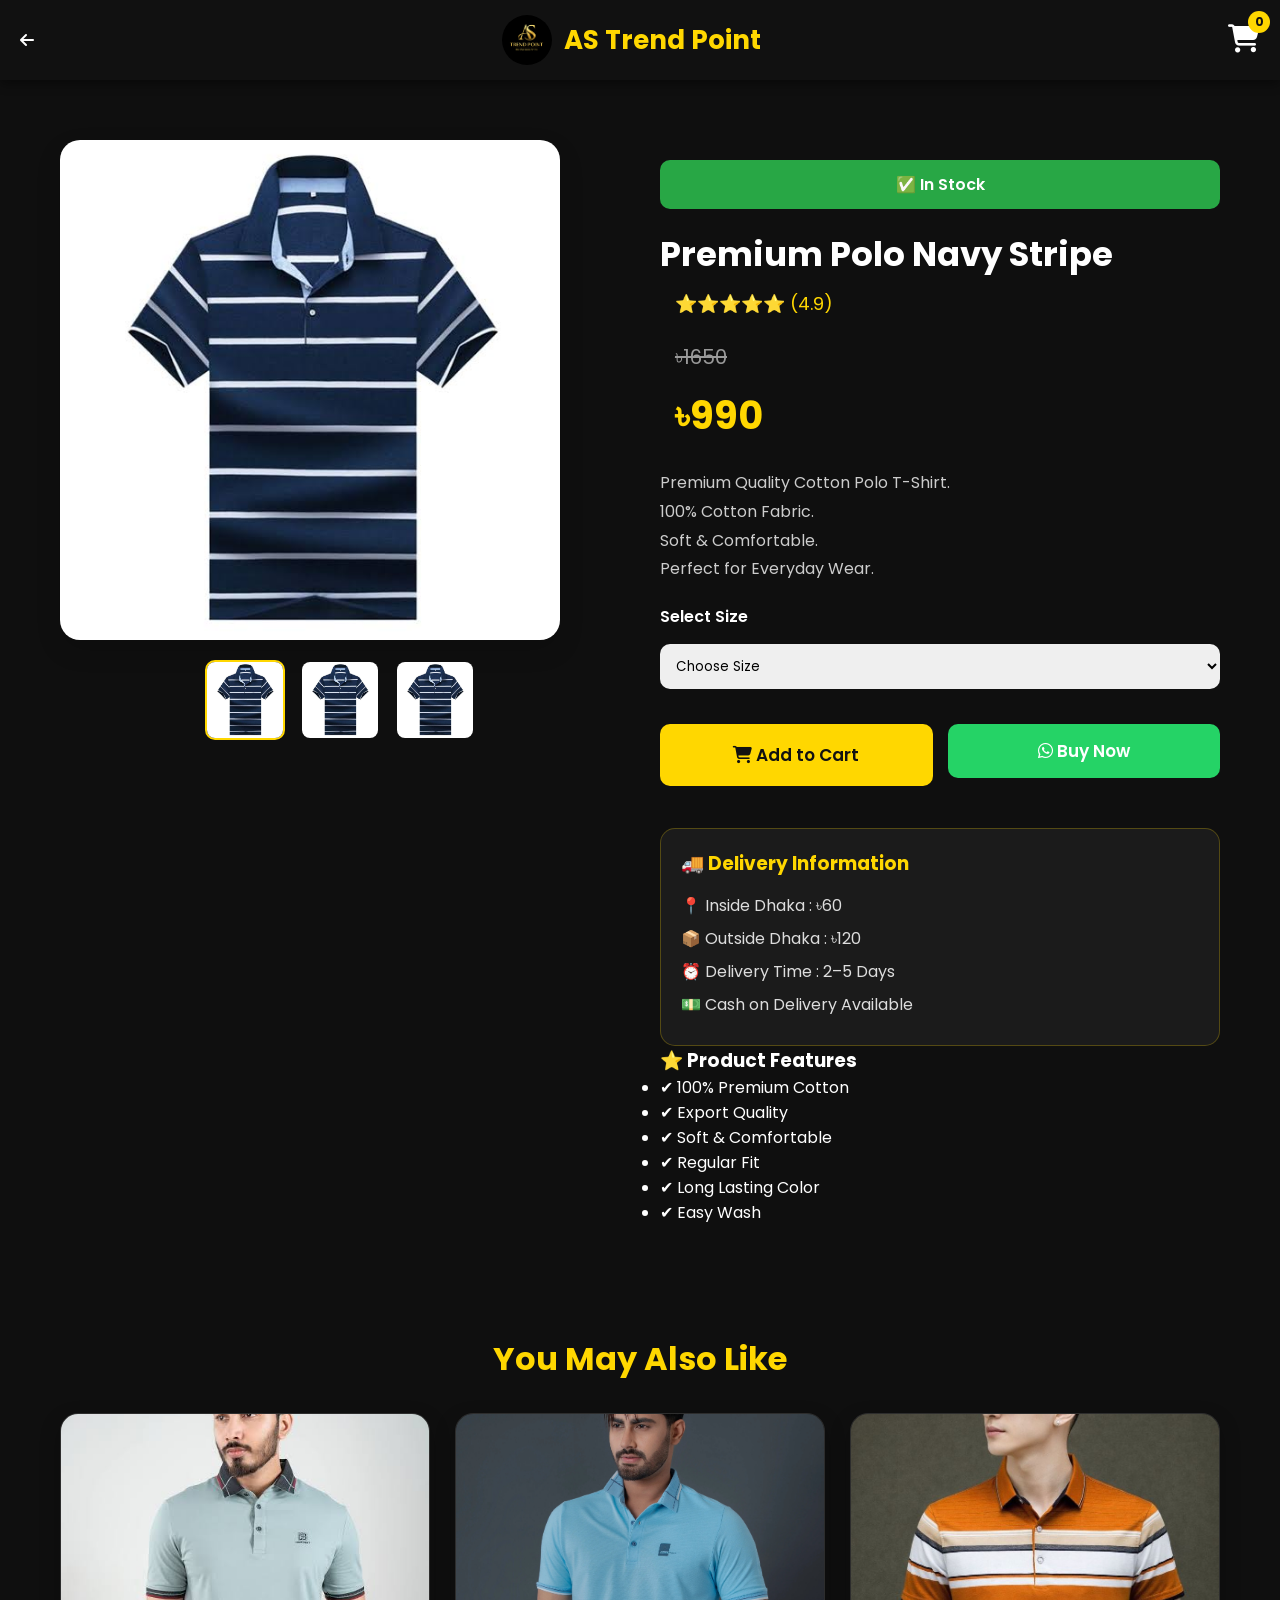
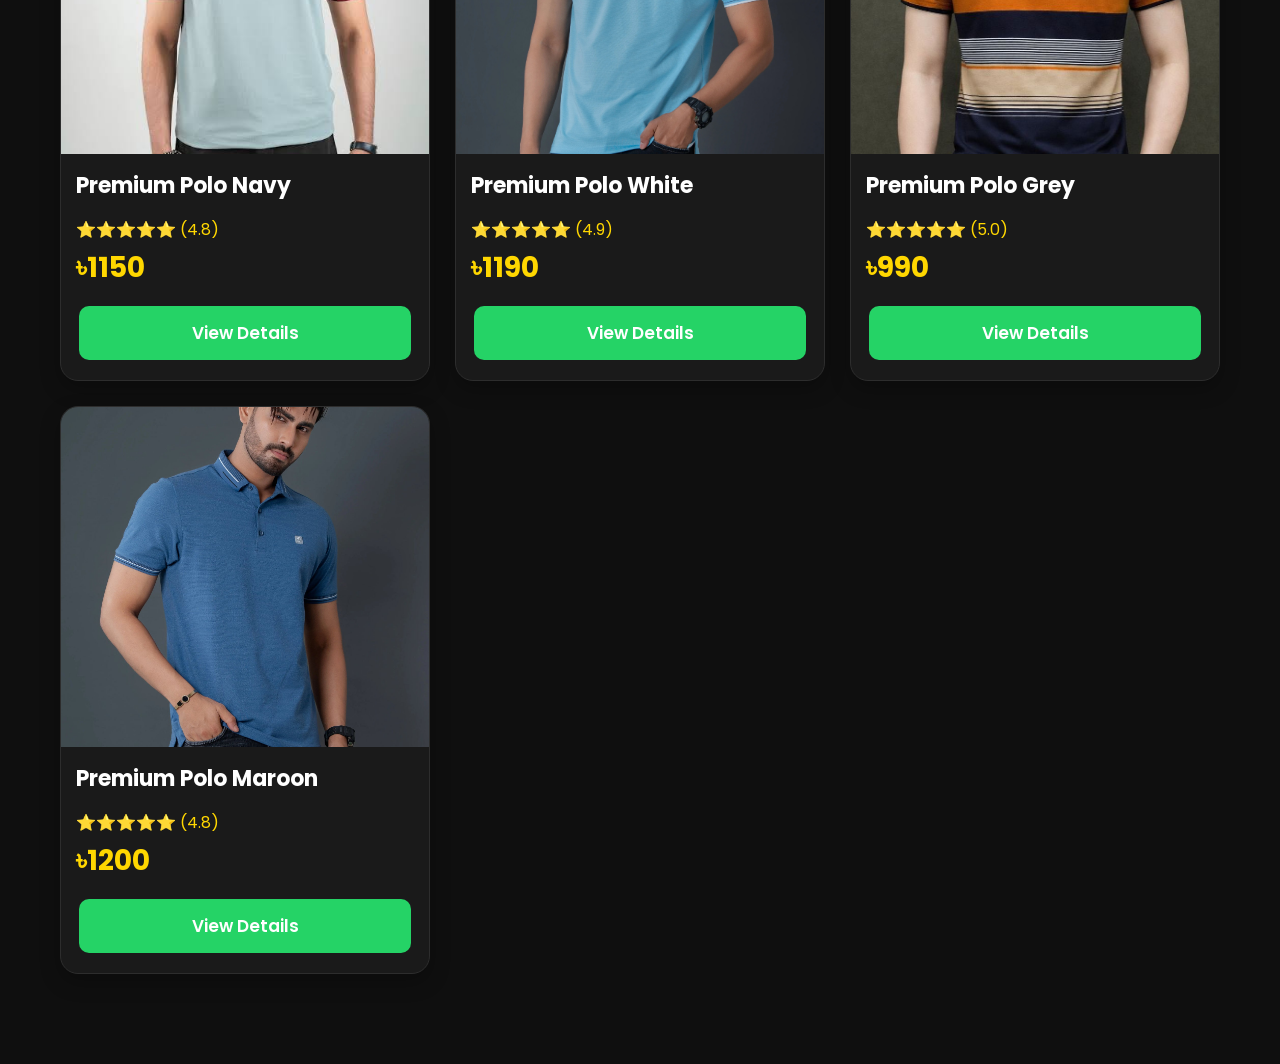
<file: product.html>
<!DOCTYPE html>
<html lang="en">

<head>

<meta charset="UTF-8">
<meta name="viewport" content="width=device-width, initial-scale=1.0">

<title>Product Details | AS Trend Point</title>

<link rel="stylesheet" href="style.css">

<link rel="preconnect" href="https://fonts.googleapis.com">

<link href="https://fonts.googleapis.com/css2?family=Poppins:wght@300;400;500;600;700&display=swap" rel="stylesheet">

<link rel="stylesheet"
href="https://cdnjs.cloudflare.com/ajax/libs/font-awesome/6.5.2/css/all.min.css">

</head>

<body>

<header class="header">

<div class="top-bar">

<a href="index.html" class="back-btn">
<i class="fa-solid fa-arrow-left"></i>
</a>

<div class="logo">
<img src="images/logo.jpg" alt="AS Trend Point">
<h2>AS Trend Point</h2>
</div>

<a href="cart.html" class="cart">
<i class="fa-solid fa-cart-shopping"></i>
<span id="cart-count">0</span>
</a>

</div>

</header>

<section class="product-details">

<div class="product-gallery">

<img id="main-image"
src="images/polo1.jpg"
alt="Product Image">

<div class="thumbs">

<img src="images/polo1.jpg" class="thumb active">
<img src="images/polo1.jpg" class="thumb">
<img src="images/polo1.jpg" class="thumb">

</div>

</div>

<div class="details">

<span class="badge">🔥 Best Seller</span>

<div class="stock">✅ In Stock</div>

<h1 id="product-name">
Premium Polo Navy Stripe
</h1>

<div class="rating" id="product-rating">
⭐⭐⭐⭐⭐ (4.9)
</div>

<p class="old-price" id="old-price">
৳1650
</p>

<h2 class="price" id="price">
৳990
</h2>

<p class="description" id="description">
Premium Quality Cotton Polo T-Shirt.<br>
100% Cotton Fabric.<br>
Soft & Comfortable.<br>
Perfect for Everyday Wear.
</p>

<label>Select Size</label>

<select class="size-select" id="size">

<option value="">Choose Size</option>
<option>S</option>
<option>M</option>
<option>L</option>
<option>XL</option>
<option>XXL</option>

</select>
<div class="action-buttons">

<button class="cart-btn" id="add-cart">

<i class="fa-solid fa-cart-shopping"></i>

Add to Cart

</button>

<a href="#"
id="buy-now"
class="buy-btn">

<i class="fab fa-whatsapp"></i>

Buy Now

</a>

</div>

<div class="delivery-info">

<h3>🚚 Delivery Information</h3>

<p>📍 Inside Dhaka : ৳60</p>

<p>📦 Outside Dhaka : ৳120</p>

<p>⏰ Delivery Time : 2–5 Days</p>

<p>💵 Cash on Delivery Available</p>

</div>

<div class="product-features">

<h3>⭐ Product Features</h3>

<ul>

<li>✔ 100% Premium Cotton</li>

<li>✔ Export Quality</li>

<li>✔ Soft & Comfortable</li>

<li>✔ Regular Fit</li>

<li>✔ Long Lasting Color</li>

<li>✔ Easy Wash</li>

</ul>

</div>

</div>

</section>

<section class="related-products">

<h2>You May Also Like</h2>

<div id="related-products" class="product-grid">

</div>

</section>

<script>

// ===============================
// AS Trend Point V5
// Product Page
// ===============================

// ---------- Product Data ----------

const products = [
{
id:1,
name:"Premium Polo Navy Stripe",
price:990,
oldPrice:1650,
image:"images/polo1.jpg",
rating:"⭐⭐⭐⭐⭐ (4.9)"
},
{
id:2,
name:"Premium Polo Navy",
price:1150,
oldPrice:1750,
image:"images/polo2.jpg",
rating:"⭐⭐⭐⭐⭐ (4.8)"
},
{
id:3,
name:"Premium Polo White",
price:1190,
oldPrice:1700,
image:"images/polo3.jpg",
rating:"⭐⭐⭐⭐⭐ (4.9)"
},
{
id:4,
name:"Premium Polo Grey",
price:990,
oldPrice:1650,
image:"images/polo4.jpg",
rating:"⭐⭐⭐⭐⭐ (5.0)"
},
{
id:5,
name:"Premium Polo Maroon",
price:1200,
oldPrice:1600,
image:"images/polo5.jpg",
rating:"⭐⭐⭐⭐⭐ (4.8)"
},
{
id:6,
name:"Premium Polo Green",
price:1240,
oldPrice:1550,
image:"images/polo6.jpg",
rating:"⭐⭐⭐⭐⭐ (4.8)"
},
{
id:7,
name:"Premium Polo Sky Blue",
price:1260,
oldPrice:1800,
image:"images/polo7.jpg",
rating:"⭐⭐⭐⭐⭐ (4.9)"
},
{
id:8,
name:"Premium Polo Coffee",
price:1290,
oldPrice:1850,
image:"images/polo8.jpg",
rating:"⭐⭐⭐⭐⭐ (5.0)"
}];

// ---------- Cart Counter ----------

function updateCartCount(){

const cart = JSON.parse(localStorage.getItem("cart")) || [];

const total = cart.reduce((sum,item)=>{

return sum + (item.quantity || 1);

},0);

const counter = document.getElementById("cart-count");

if(counter){

counter.innerText = total;

}

}

updateCartCount();
// ===============================
// LOAD PRODUCT
// ===============================

const id = Number(new URLSearchParams(location.search).get("id")) || 1;

const product = products.find(p => p.id === id) || products[0];

document.getElementById("product-name").innerText = product.name;
document.getElementById("price").innerText = "৳" + product.price;
document.getElementById("old-price").innerText = "৳" + product.oldPrice;
document.getElementById("product-rating").innerText = product.rating;

const mainImage = document.getElementById("main-image");

mainImage.src = product.image;

document.querySelectorAll(".thumb").forEach(img=>{

img.src = product.image;

img.onclick = function(){

mainImage.src = this.src;

document.querySelectorAll(".thumb").forEach(t=>t.classList.remove("active"));

this.classList.add("active");

};

});
// ===============================
// ADD TO CART (V5)
// ===============================

document.getElementById("add-cart").addEventListener("click", () => {

    const size = document.getElementById("size").value;

    if (!size) {
        alert("⚠ Please select a size.");
        return;
    }

    let cart = JSON.parse(localStorage.getItem("cart")) || [];

    const existing = cart.find(item =>
        item.name === product.name &&
        item.size === size
    );

    if (existing) {

        existing.quantity++;

    } else {

        cart.push({
            name: product.name,
            price: product.price,
            image: product.image,
            size: size,
            quantity: 1
        });

    }

    localStorage.setItem("cart", JSON.stringify(cart));

    // Update Header Counter
    updateCartCount();

    alert("✅ Product added to cart successfully!");

});
// ===============================
// BUY NOW (WhatsApp)
// ===============================

document.getElementById("buy-now").addEventListener("click", (e) => {

    e.preventDefault();

    const size = document.getElementById("size").value;

    if (!size) {
        alert("⚠ Please select a size.");
        return;
    }

    const message =
`🛍️ AS Trend Point

Product: ${product.name}
Size: ${size}
Price: ৳${product.price}

I want to order this product.`;

    window.open(
        "https://wa.me/8801606642953?text=" +
        encodeURIComponent(message),
        "_blank"
    );

});
// ===============================
// RELATED PRODUCTS (V5)
// ===============================

const related = document.getElementById("related-products");

related.innerHTML = "";

products
.filter(item => item.id !== product.id)
.slice(0, 4)
.forEach(item => {

    related.innerHTML += `

    <div class="product-card">

        <a href="product.html?id=${item.id}">
            <img src="${item.image}" alt="${item.name}" loading="lazy">
        </a>

        <h3>${item.name}</h3>

        <div class="rating">${item.rating}</div>

        <p class="price">৳${item.price}</p>

        <a href="product.html?id=${item.id}" class="buy-btn">
            View Details
        </a>

    </div>

    `;

});
// ===============================
// AUTO REFRESH CART COUNTER (V5)
// ===============================

// Page Load
window.addEventListener("load", () => {

    updateCartCount();

});

// Other tab/page changes
window.addEventListener("storage", () => {

    updateCartCount();

});

// Keep Counter Synced
setInterval(updateCartCount, 1000);

// ===============================
// SAFE LOCAL STORAGE
// ===============================

try {

    let cart = JSON.parse(localStorage.getItem("cart"));

    if (!Array.isArray(cart)) {

        localStorage.setItem("cart", JSON.stringify([]));

    }

} catch (e) {

    localStorage.setItem("cart", JSON.stringify([]));

}

console.log("✅ Product Page V5 Loaded");

</script>

<script src="script.js"></script>

</body>
</html>
</file>
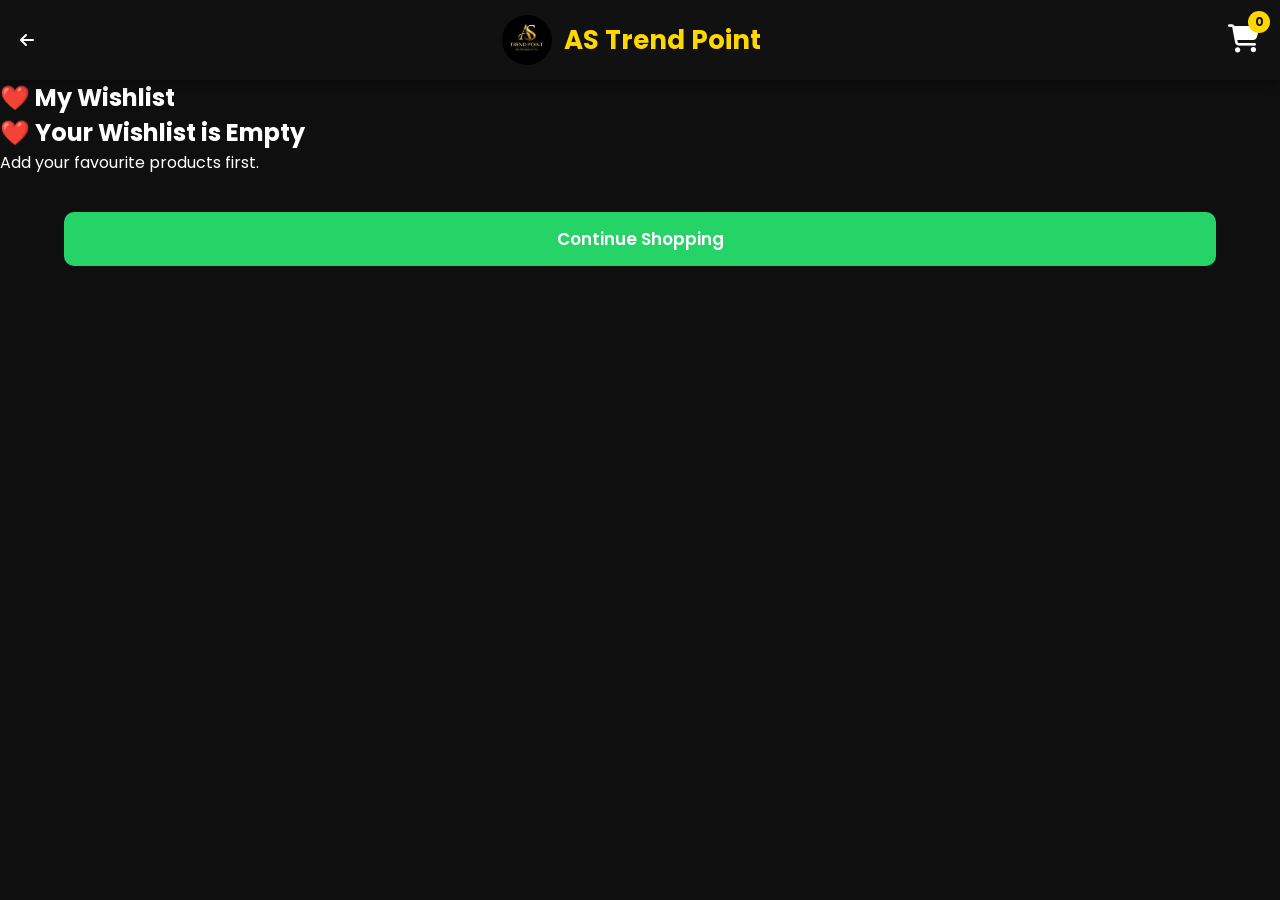
<file: wishlist.html>
<!DOCTYPE html>
<html lang="en">

<head>

<meta charset="UTF-8">
<meta name="viewport" content="width=device-width, initial-scale=1.0">

<title>Wishlist | AS Trend Point</title>

<link rel="stylesheet" href="style.css">

<link rel="preconnect" href="https://fonts.googleapis.com">

<link href="https://fonts.googleapis.com/css2?family=Poppins:wght@300;400;500;600;700&display=swap" rel="stylesheet">

<link rel="stylesheet"
href="https://cdnjs.cloudflare.com/ajax/libs/font-awesome/6.5.2/css/all.min.css">

</head>

<body>

<header class="header">

<div class="top-bar">

<a href="index.html" class="back-btn">

<i class="fa-solid fa-arrow-left"></i>

</a>

<div class="logo">

<img src="images/logo.jpg" alt="AS Trend Point">

<h2>AS Trend Point</h2>

</div>

<a href="cart.html" class="cart">

<i class="fa-solid fa-cart-shopping"></i>

<span id="cart-count">0</span>

</a>

</div>

</header>

<section class="wishlist-page">

<h1>

❤️ My Wishlist

</h1>

<div id="wishlist-items"
class="product-grid">

</div>

</section>
<script>

// =========================
// PRODUCT LIST
// =========================

const products = [

{
id:1,
name:"Premium Polo Navy Stripe",
price:990,
image:"images/polo1.jpg"
},

{
id:2,
name:"Premium Polo Navy",
price:1150,
image:"images/polo2.jpg"
},

{
id:3,
name:"Premium Polo White",
price:1190,
image:"images/polo3.jpg"
},

{
id:4,
name:"Premium Polo Grey",
price:990,
image:"images/polo4.jpg"
},

{
id:5,
name:"Premium Polo Maroon",
price:1200,
image:"images/polo5.jpg"
},

{
id:6,
name:"Premium Polo Green",
price:1240,
image:"images/polo6.jpg"
},

{
id:7,
name:"Premium Polo Sky Blue",
price:1260,
image:"images/polo7.jpg"
},

{
id:8,
name:"Premium Polo Coffee",
price:1290,
image:"images/polo8.jpg"
}

];

// =========================
// LOAD WISHLIST
// =========================

let wishlist = JSON.parse(localStorage.getItem("wishlist")) || [];

const wishlistBox = document.getElementById("wishlist-items");

if(wishlist.length===0){

wishlistBox.innerHTML=`

<div class="empty-cart">

<h2>❤️ Your Wishlist is Empty</h2>

<p>Add your favourite products first.</p>

<br>

<a href="index.html" class="buy-btn">

Continue Shopping

</a>

</div>

`;

}else{

wishlist.forEach(id=>{

const product = products.find(p=>p.id===id);

if(!product) return;

wishlistBox.innerHTML += `

<div class="product-card">

<img src="${product.image}" alt="${product.name}">

<h3>${product.name}</h3>

<p class="price">৳${product.price}</p>

<a href="product.html?id=${product.id}" class="buy-btn">

View Details

</a>

</div>

`;

});

}

</script>
<script>

// =========================
// REMOVE FROM WISHLIST
// =========================

function removeWishlist(id){

let wishlist = JSON.parse(localStorage.getItem("wishlist")) || [];

wishlist = wishlist.filter(item => item !== id);

localStorage.setItem("wishlist", JSON.stringify(wishlist));

location.reload();

}

// Add Remove Button
document.querySelectorAll("#wishlist-items .product-card").forEach((card,index)=>{

const id = wishlist[index];

card.innerHTML += `

<button
onclick="removeWishlist(${id})"
class="remove-btn">

<i class="fa-solid fa-trash"></i>

Remove

</button>

`;

});

// =========================
// CART COUNT
// =========================

const cart = JSON.parse(localStorage.getItem("cart")) || [];

const cartCount = document.getElementById("cart-count");

if(cartCount){

cartCount.innerText = cart.length;

}

</script>
<script>

// =========================
// MOVE TO CART
// =========================

function moveToCart(id){

const product = products.find(p => p.id === id);

if(!product) return;

let cart = JSON.parse(localStorage.getItem("cart")) || [];

cart.push({

name: product.name,
price: product.price,
image: product.image,
size: "Not Selected",
quantity: 1

});

localStorage.setItem("cart", JSON.stringify(cart));

removeWishlist(id);

}

// =========================
// ADD BUTTONS
// =========================

document.querySelectorAll("#wishlist-items .product-card").forEach((card,index)=>{

const id = wishlist[index];

card.innerHTML += `

<div class="action-buttons">

<button
onclick="moveToCart(${id})"
class="cart-btn">

<i class="fa-solid fa-cart-shopping"></i>

Move to Cart

</button>

<a
href="https://wa.me/8801606642953?text=I want to order Product ID ${id}"
class="buy-btn">

<i class="fab fa-whatsapp"></i>

Buy Now

</a>

</div>

`;

});

</script>
<script src="script.js"></script>

</body>
</html>
</file>
<file: style.css>
/* =========================
   RESET
========================= */

*{
    margin:0;
    padding:0;
    box-sizing:border-box;
    font-family:'Poppins',sans-serif;
}

html{
    scroll-behavior:smooth;
}

body{
    background:#0f0f0f;
    color:#fff;
    overflow-x:hidden;
}

a{
    text-decoration:none;
    color:inherit;
}

img{
    max-width:100%;
    display:block;
}

/* =========================
   OVERLAY
========================= */

.overlay{
    position:fixed;
    top:0;
    left:0;
    width:100%;
    height:100%;
    background:rgba(0,0,0,.6);
    display:none;
    z-index:998;
}

.overlay.active{
    display:block;
}

/* =========================
   SIDEBAR
========================= */

.sidebar{
    position:fixed;
    top:0;
    left:-300px;
    width:280px;
    height:100%;
    background:#111;
    transition:.35s;
    z-index:999;
    overflow-y:auto;
}

.sidebar.active{
    left:0;
}

.sidebar-top{
    text-align:center;
    padding:30px 20px;
    border-bottom:1px solid #333;
}

.sidebar-top img{
    width:90px;
    height:90px;
    border-radius:50%;
    margin:auto;
}

.sidebar-top h2{
    color:#FFD700;
    margin-top:15px;
}

.sidebar-top p{
    color:#aaa;
    font-size:14px;
}

.sidebar a{
    display:flex;
    align-items:center;
    gap:12px;
    padding:16px 22px;
    border-bottom:1px solid #222;
    transition:.3s;
}

.sidebar a:hover{
    background:#FFD700;
    color:#111;
}

.sidebar i{
    width:22px;
    text-align:center;
}
/* =========================
   HEADER
========================= */

.header{
    position:sticky;
    top:0;
    z-index:500;
    background:#111;
    box-shadow:0 4px 10px rgba(0,0,0,.4);
}

.top-bar{
    display:flex;
    justify-content:space-between;
    align-items:center;
    padding:15px 20px;
}

.menu-btn{
    font-size:28px;
    cursor:pointer;
    color:#FFD700;
}

.logo{
    display:flex;
    align-items:center;
    gap:12px;
}

.logo img{
    width:50px;
    height:50px;
    border-radius:50%;
}

.logo h2{
    color:#FFD700;
    font-size:26px;
    font-weight:700;
}

.cart{
    position:relative;
    font-size:28px;
    cursor:pointer;
    color:#fff;
}

#cart-count{
    position:absolute;
    top:-8px;
    right:-10px;
    background:#FFD700;
    color:#111;
    width:22px;
    height:22px;
    border-radius:50%;
    display:flex;
    justify-content:center;
    align-items:center;
    font-size:12px;
    font-weight:bold;
}

/* =========================
   SEARCH BOX
========================= */

.search-box{
    display:flex;
    gap:10px;
    padding:15px;
    background:#1a1a1a;
}

.search-box input{
    flex:1;
    padding:14px 18px;
    border:none;
    border-radius:30px;
    outline:none;
    font-size:16px;
}

.search-box button{
    width:55px;
    border:none;
    border-radius:50%;
    background:#FFD700;
    color:#111;
    cursor:pointer;
    font-size:20px;
}

/* =========================
   HERO
========================= */

.hero{
    position:relative;
}

.hero-img{
    width:100%;
    display:block;
}

.hero-content{
    background:#111;
    text-align:center;
    padding:40px 20px;
}

.hero-content h1{
    font-size:42px;
    color:#FFD700;
    margin-bottom:15px;
}

.hero-content p{
    font-size:20px;
    color:#ddd;
    margin-bottom:25px;
}

.shop-btn{
    display:inline-block;
    background:#FFD700;
    color:#111;
    padding:14px 35px;
    border-radius:35px;
    font-weight:700;
    transition:.3s;
}

.shop-btn:hover{
    transform:scale(1.05);
}
/* =========================
   FLASH SALE
========================= */

.flash-sale{
    padding:35px 20px;
    background:#181818;
    text-align:center;
}

.flash-sale h2{
    color:#FFD700;
    font-size:34px;
    margin-bottom:18px;
}

.countdown{
    display:inline-block;
    background:#FFD700;
    color:#111;
    padding:15px 35px;
    border-radius:12px;
    font-size:22px;
    font-weight:bold;
}

/* =========================
   CATEGORIES
========================= */

.categories{
    padding:50px 20px;
}

.categories h2{
    text-align:center;
    color:#FFD700;
    font-size:36px;
    margin-bottom:30px;
}

.category-grid{
    display:grid;
    grid-template-columns:repeat(auto-fit,minmax(150px,1fr));
    gap:20px;
}

.category-card{
    background:#1b1b1b;
    border-radius:16px;
    padding:30px 15px;
    text-align:center;
    cursor:pointer;
    transition:.3s;
}

.category-card i{
    font-size:40px;
    color:#FFD700;
    margin-bottom:15px;
}

.category-card p{
    font-size:18px;
    font-weight:600;
}

.category-card:hover{
    background:#FFD700;
    color:#111;
    transform:translateY(-8px);
}

.category-card:hover i{
    color:#111;
}

/* =========================
   PRODUCTS
========================= */

.products{
    padding:50px 20px;
}

.products h2{
    text-align:center;
    color:#FFD700;
    font-size:40px;
    margin-bottom:35px;
}

.product-grid{
    display:grid;
    grid-template-columns:repeat(auto-fit,minmax(280px,1fr));
    gap:25px;
}

.product-card{
    background:#1a1a1a;
    border-radius:18px;
    overflow:hidden;
    border:1px solid #2d2d2d;
    position:relative;
    transition:.35s;
}

.product-card:hover{
    transform:translateY(-8px);
    border-color:#FFD700;
    box-shadow:0 12px 30px rgba(255,215,0,.25);
}

.product-card img{
    width:100%;
    height:340px;
    object-fit:cover;
}

.badge{
    position:absolute;
    top:15px;
    left:15px;
    background:#ff3b30;
    color:#fff;
    padding:7px 14px;
    border-radius:30px;
    font-size:13px;
    font-weight:700;
}

.product-card h3{
    padding:15px;
    font-size:22px;
}

.rating{
    padding:0 15px;
    color:#FFD700;
}

.old-price{
    padding:10px 15px 0;
    text-decoration:line-through;
    color:#888;
}

.price{
    padding:5px 15px;
    font-size:28px;
    color:#FFD700;
    font-weight:700;
}

.size-select{
    width:90%;
    display:block;
    margin:15px auto;
    padding:12px;
    border:none;
    border-radius:10px;
    outline:none;
}

.cart-btn,
.buy-btn{
    width:90%;
    display:block;
    margin:12px auto;
    padding:14px;
    border:none;
    border-radius:10px;
    font-size:17px;
    font-weight:600;
    cursor:pointer;
    text-align:center;
}

.cart-btn{
    background:#FFD700;
    color:#111;
}

.buy-btn{
    background:#25D366;
    color:#fff;
    margin-bottom:20px;
}
/* =========================
   ABOUT
========================= */

.about{
    padding:60px 20px;
    background:#151515;
    text-align:center;
}

.about h2{
    font-size:38px;
    color:#FFD700;
    margin-bottom:20px;
}

.about p{
    max-width:850px;
    margin:auto;
    color:#ddd;
    font-size:18px;
    line-height:1.8;
}

/* =========================
   CONTACT
========================= */

.contact{
    padding:60px 20px;
    text-align:center;
}

.contact h2{
    font-size:38px;
    color:#FFD700;
    margin-bottom:20px;
}

.contact p{
    font-size:18px;
    margin:12px 0;
    color:#ddd;
}

.facebook-btn{
    display:inline-block;
    margin-top:20px;
    padding:15px 35px;
    background:#1877F2;
    color:#fff;
    border-radius:40px;
    font-weight:700;
    transition:.3s;
}

.facebook-btn:hover{
    transform:scale(1.05);
}

/* =========================
   FOOTER
========================= */

footer{
    background:#000;
    border-top:2px solid #FFD700;
    text-align:center;
    padding:35px 20px;
}

footer p{
    margin:8px 0;
    color:#aaa;
    font-size:16px;
}

/* =========================
   SCROLLBAR
========================= */

::-webkit-scrollbar{
    width:8px;
}

::-webkit-scrollbar-thumb{
    background:#FFD700;
    border-radius:10px;
}

::-webkit-scrollbar-track{
    background:#111;
}

/* =========================
   MOBILE RESPONSIVE
========================= */

@media(max-width:768px){

.logo h2{
    font-size:20px;
}

.logo img{
    width:42px;
    height:42px;
}

.hero-content h1{
    font-size:30px;
}

.hero-content p{
    font-size:16px;
}

.products h2,
.categories h2,
.flash-sale h2,
.about h2,
.contact h2{
    font-size:28px;
}

.product-card img{
    height:250px;
}

.search-box input{
    font-size:15px;
}

.shop-btn{
    padding:12px 28px;
}
}
/* =========================
   BUTTON ANIMATION
========================= */

.shop-btn,
.cart-btn,
.buy-btn,
.facebook-btn{
    transition:all .3s ease;
}

.shop-btn:hover,
.cart-btn:hover,
.buy-btn:hover,
.facebook-btn:hover{
    transform:translateY(-3px);
    box-shadow:0 10px 25px rgba(255,215,0,.35);
}

.cart-btn:active,
.buy-btn:active,
.shop-btn:active{
    transform:scale(.97);
}

/* =========================
   PRODUCT EFFECT
========================= */

.product-card{
    transition:all .35s ease;
}

.product-card:hover img{
    transform:scale(1.05);
}

.product-card img{
    transition:.4s;
}

/* =========================
   LOGO EFFECT
========================= */

.logo img{
    transition:.4s;
}

.logo img:hover{
    transform:rotate(8deg) scale(1.08);
}

/* =========================
   CATEGORY EFFECT
========================= */

.category-card{
    transition:all .3s ease;
}

.category-card:hover{
    box-shadow:0 15px 30px rgba(255,215,0,.25);
}

/* =========================
   FLOATING WHATSAPP
========================= */

.whatsapp-float{
    position:fixed;
    right:20px;
    bottom:20px;
    width:60px;
    height:60px;
    background:#25D366;
    color:#fff;
    border-radius:50%;
    display:flex;
    justify-content:center;
    align-items:center;
    font-size:30px;
    z-index:999;
    box-shadow:0 10px 25px rgba(0,0,0,.35);
    animation:whatsappPulse 2s infinite;
}

.whatsapp-float:hover{
    transform:scale(1.08);
}

@keyframes whatsappPulse{

0%{
transform:scale(1);
}

50%{
transform:scale(1.12);
}

100%{
transform:scale(1);
}

}

/* =========================
   FADE ANIMATION
========================= */

.hero,
.flash-sale,
.categories,
.products,
.about,
.contact{
    animation:fadeUp .8s ease;
}

@keyframes fadeUp{

from{
opacity:0;
transform:translateY(25px);
}

to{
opacity:1;
transform:translateY(0);
}

}
/* =========================
   FINAL POLISH
========================= */

::selection{
    background:#FFD700;
    color:#111;
}

button,
select,
input{
    font-family:'Poppins',sans-serif;
}

button{
    border:none;
    outline:none;
}

input:focus,
select:focus{
    box-shadow:0 0 0 3px rgba(255,215,0,.25);
}

/* Smooth Transition */

*{
    transition:
    background .25s,
    color .25s,
    border-color .25s;
}

/* Better Product Shadow */

.product-card{
    box-shadow:0 8px 20px rgba(0,0,0,.25);
}

.product-card:hover{
    box-shadow:0 18px 40px rgba(255,215,0,.25);
}

/* Hero Overlay */

.hero{
    overflow:hidden;
}

.hero::before{
    content:"";
    position:absolute;
    inset:0;
    background:linear-gradient(
        rgba(0,0,0,.15),
        rgba(0,0,0,.45)
    );
    pointer-events:none;
}

.hero-content{
    position:relative;
    z-index:2;
}

/* Footer */

footer p:last-child{
    color:#FFD700;
    font-weight:600;
}

/* Responsive */

@media(max-width:480px){

.top-bar{
    padding:12px;
}

.logo h2{
    font-size:18px;
}

.logo img{
    width:38px;
    height:38px;
}

.search-box{
    padding:10px;
}

.search-box input{
    padding:12px 15px;
    font-size:14px;
}

.search-box button{
    width:48px;
    font-size:18px;
}

.hero-content{
    padding:25px 15px;
}

.hero-content h1{
    font-size:24px;
}

.hero-content p{
    font-size:14px;
}

.shop-btn{
    padding:10px 22px;
    font-size:15px;
}

.product-grid{
    grid-template-columns:1fr;
}

.product-card img{
    height:220px;
}

.whatsapp-float{
    width:55px;
    height:55px;
    font-size:28px;
}

}
/* ===== Premium Sidebar ===== */

.sidebar{
position:fixed;
top:0;
left:-300px;
width:280px;
height:100%;
background:#111;
z-index:9999;
transition:.35s;
overflow-y:auto;
box-shadow:5px 0 20px rgba(0,0,0,.4);
}

.sidebar.active{
left:0;
}

.overlay{
position:fixed;
top:0;
left:0;
width:100%;
height:100%;
background:rgba(0,0,0,.6);
opacity:0;
visibility:hidden;
transition:.3s;
z-index:9998;
}

.overlay.active{
opacity:1;
visibility:visible;
}

.sidebar-top{
text-align:center;
padding:30px 20px;
border-bottom:1px solid #333;
}

.sidebar-top img{
width:80px;
height:80px;
border-radius:50%;
margin:auto;
margin-bottom:10px;
}

.sidebar-top h2{
color:#FFD700;
}

.sidebar a{
display:block;
padding:18px 25px;
font-size:18px;
border-bottom:1px solid #222;
transition:.3s;
}

.sidebar a i{
width:30px;
color:#FFD700;
}

.sidebar a:hover{
background:#FFD700;
color:#111;
padding-left:35px;
}
.checkout-area{
    text-align:center;
    margin:30px 0;
}

.checkout-btn{
    display:inline-block;
    background:#d4af37;
    color:#000;
    padding:15px 35px;
    text-decoration:none;
    font-size:18px;
    font-weight:bold;
    border-radius:8px;
}

.checkout-btn:hover{
    background:#b89120;
}
/* =========================
   WISHLIST BUTTON
========================= */

.product-card{
    position:relative;
}

.wishlist-btn{
    position:absolute;
    top:15px;
    right:15px;
    width:42px;
    height:42px;
    border:none;
    border-radius:50%;
    background:#fff;
    color:#ff3b30;
    font-size:20px;
    cursor:pointer;
    display:flex;
    align-items:center;
    justify-content:center;
    z-index:10;
    transition:.3s;
}

.wishlist-btn:hover{
    background:#ff3b30;
    color:#fff;
    transform:scale(1.1);
}

.wishlist-btn.active{
    background:#ff3b30;
    color:#fff;
}
.header-right{
    display:flex;
    align-items:center;
    gap:15px;
}

.theme-btn{
    width:42px;
    height:42px;
    border:none;
    border-radius:50%;
    background:#FFD700;
    color:#111;
    cursor:pointer;
    font-size:18px;
    transition:.3s;
}

.theme-btn:hover{
    transform:scale(1.08);
}
/* ===== Light Mode ===== */

body.light-mode{
    background:#f5f5f5;
    color:#111;
}

body.light-mode .header,
body.light-mode .sidebar,
body.light-mode .product-card,
body.light-mode .flash-sale,
body.light-mode footer{
    background:#ffffff;
    color:#111;
}

body.light-mode .search-box input{
    background:#fff;
    color:#111;
    border:1px solid #ddd;
}

body.light-mode .price{
    color:#d4a000;
}
/* =========================
   PRODUCT DETAILS PAGE
========================= */

.product-details{
    max-width:1200px;
    margin:40px auto;
    padding:20px;
    display:grid;
    grid-template-columns:1fr 1fr;
    gap:40px;
    align-items:flex-start;
}

.product-gallery{
    text-align:center;
}

#main-image{
    width:100%;
    max-width:500px;
    border-radius:20px;
    box-shadow:0 10px 25px rgba(0,0,0,.15);
    transition:.3s;
}

#main-image:hover{
    transform:scale(1.03);
}

.thumbs{
    display:flex;
    justify-content:center;
    gap:15px;
    margin-top:20px;
}

.thumb{
    width:80px;
    height:80px;
    object-fit:cover;
    border-radius:10px;
    cursor:pointer;
    border:2px solid transparent;
    transition:.3s;
}

.thumb:hover,
.thumb.active{
    border:2px solid #FFD700;
}

.details h1{
    font-size:34px;
    margin-bottom:10px;
}

.details .rating{
    color:#FFD700;
    font-size:18px;
    margin-bottom:15px;
}

.details .old-price{
    color:#999;
    text-decoration:line-through;
    font-size:20px;
}

.details .price{
    color:#FFD700;
    font-size:38px;
    margin:10px 0;
}

.description{
    color:#ccc;
    line-height:1.8;
    margin:20px 0;
}

.details label{
    display:block;
    margin-bottom:10px;
    font-weight:600;
}

.details .size-select{
    width:100%;
    padding:12px;
    border-radius:10px;
    margin-bottom:20px;
}

.details .cart-btn,
.details .buy-btn{
    width:100%;
    margin-top:15px;
}

@media(max-width:768px){

.product-details{
    grid-template-columns:1fr;
}

.details h1{
    font-size:28px;
}

#main-image{
    max-width:100%;
}

}
/* =========================
   PRODUCT DETAILS EXTRA
========================= */

.stock{
    margin:15px 0;
    padding:12px;
    background:#1f8f3a;
    color:#fff;
    border-radius:10px;
    font-weight:600;
    text-align:center;
}

.delivery-info{
    margin-top:25px;
    padding:20px;
    border-radius:15px;
    background:#1b1b1b;
    border:1px solid rgba(255,215,0,.2);
}

.delivery-info h3{
    color:#FFD700;
    margin-bottom:12px;
}

.delivery-info p{
    margin:8px 0;
    color:#ddd;
}

.details .badge{
    display:inline-block;
    margin-bottom:15px;
    background:#ff3b30;
    color:#fff;
    padding:8px 14px;
    border-radius:30px;
    font-size:14px;
    font-weight:600;
}

.details .cart-btn,
.details .buy-btn{
    transition:.3s;
}

.details .cart-btn:hover,
.details .buy-btn:hover{
    transform:translateY(-2px);
}

body.light-mode .delivery-info{
    background:#ffffff;
    color:#111;
    border:1px solid #ddd;
}

body.light-mode .delivery-info p{
    color:#333;
}

body.light-mode .stock{
    background:#28a745;
}
/* =========================
   PRODUCT DETAILS V2
========================= */

.action-buttons{
    display:flex;
    gap:15px;
    margin-top:20px;
}

.action-buttons .cart-btn,
.action-buttons .buy-btn{
    flex:1;
}

.stock{
    background:#28a745;
    color:#fff;
    padding:12px;
    border-radius:10px;
    text-align:center;
    margin:20px 0;
    font-weight:600;
}

.delivery-info{
    margin-top:30px;
    padding:20px;
    background:#1b1b1b;
    border-radius:15px;
    border:1px solid rgba(255,215,0,.25);
}

.delivery-info h3{
    color:#FFD700;
    margin-bottom:15px;
}

.delivery-info p{
    margin:8px 0;
    color:#ddd;
}

.related-products{
    max-width:1200px;
    margin:70px auto;
    padding:20px;
}

.related-products h2{
    text-align:center;
    color:#FFD700;
    margin-bottom:30px;
    font-size:32px;
}

.details .badge{
    display:inline-block;
    background:#ff3b30;
    color:#fff;
    padding:8px 16px;
    border-radius:30px;
    margin-bottom:15px;
    font-weight:600;
}

.thumb{
    cursor:pointer;
}

.thumb.active{
    border:2px solid #FFD700;
}

@media(max-width:768px){

.action-buttons{
    flex-direction:column;
}

.related-products{
    margin-top:40px;
}

.delivery-info{
    padding:15px;
}

}
</file>
